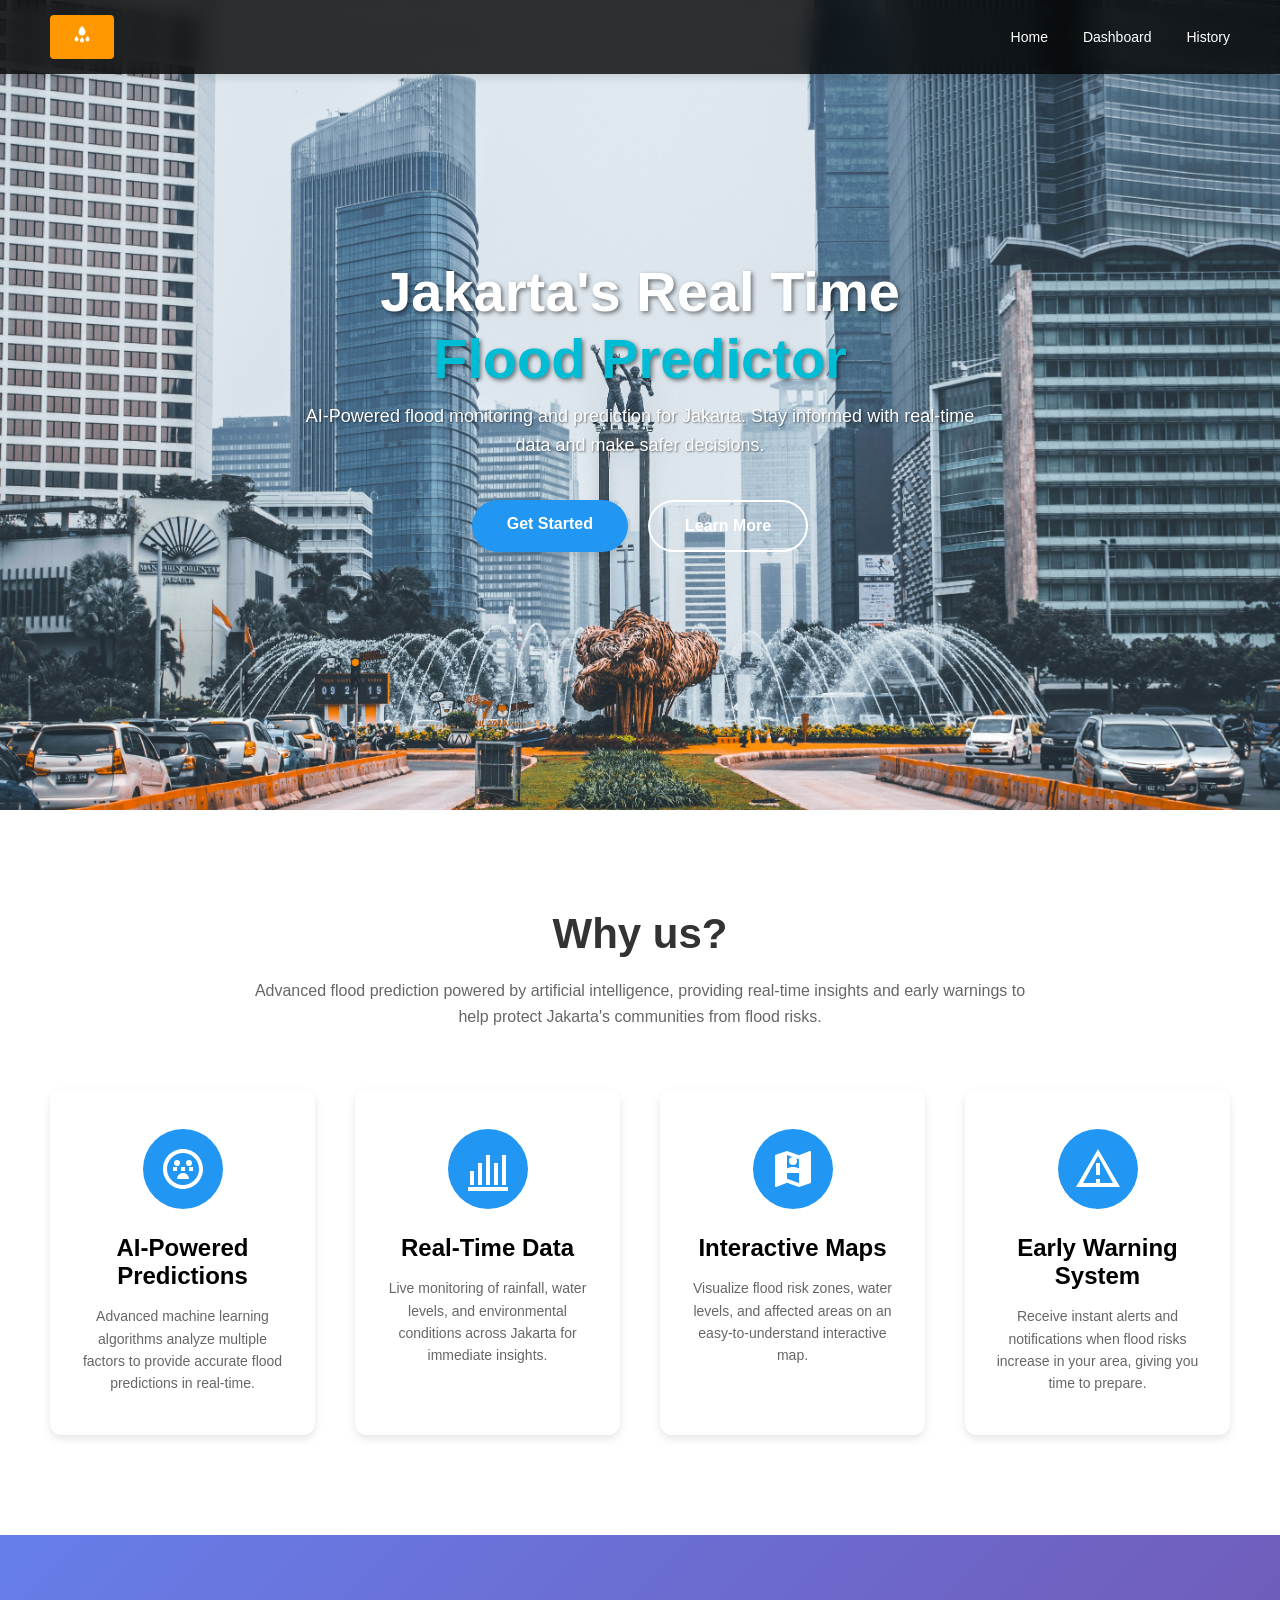
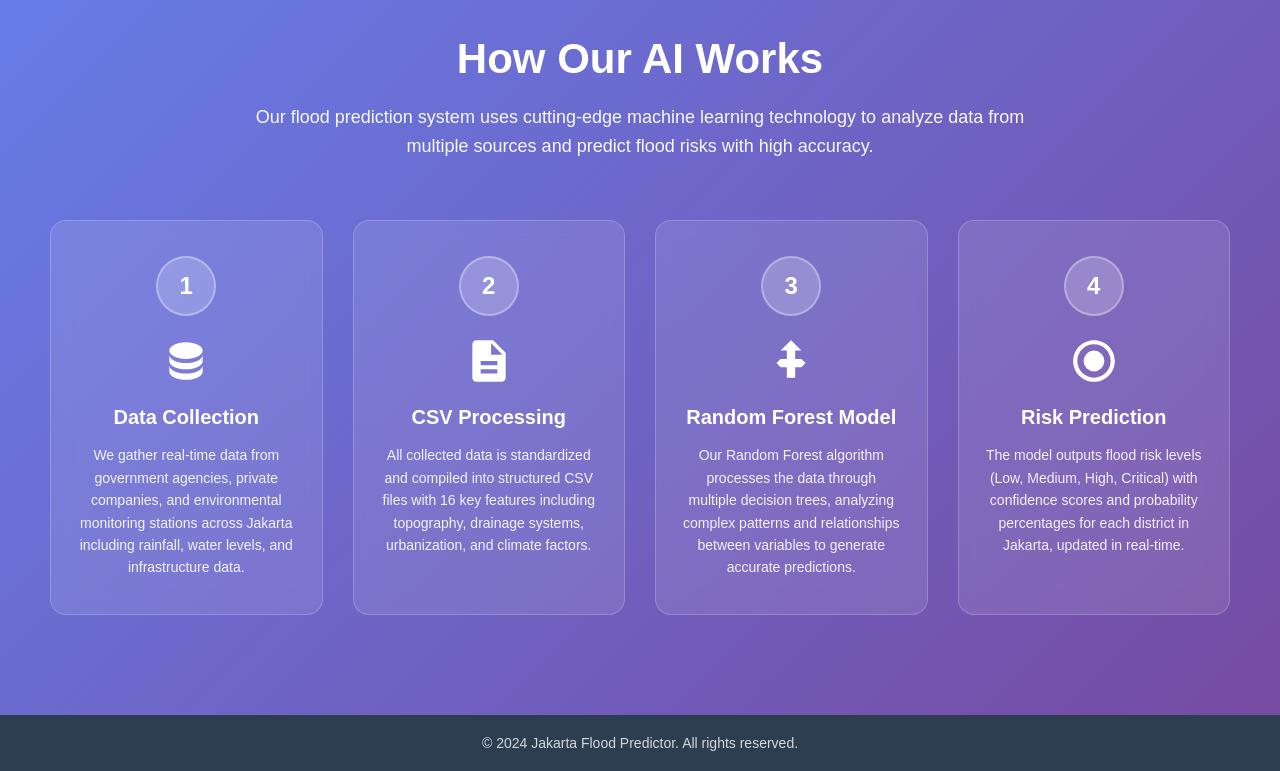
<file: FloodPredictorWebsite (4)/FloodPredictorWebsite/landing/index.html>
<!DOCTYPE html>
<html lang="en">

<head>
    <meta charset="UTF-8">
    <meta name="viewport" content="width=device-width, initial-scale=1.0">
    <title>Jakarta's Real Time Flood Predictor</title>

    <!-- CSS Files -->
    <link rel="stylesheet" href="../components_assets/component.css">
    <link rel="stylesheet" href="landing.css">

    <style>

    </style>
</head>

<body>
    <!-- Navbar -->
    <nav class="navbar">
        <a href="../landing/index.html" class="navbar-logo">
            <svg width="24" height="24" viewBox="0 0 24 24" fill="none" xmlns="http://www.w3.org/2000/svg">
                <path
                    d="M12 3C12 3 8.5 6 8.5 9C8.5 10.933 10.067 12.5 12 12.5C13.933 12.5 15.5 10.933 15.5 9C15.5 6 12 3 12 3Z"
                    fill="currentColor" />
                <path
                    d="M17.5 13C17.5 13 15.5 15 15.5 16.5C15.5 17.605 16.395 18.5 17.5 18.5C18.605 18.5 19.5 17.605 19.5 16.5C19.5 15 17.5 13 17.5 13Z"
                    fill="currentColor" />
                <path
                    d="M6.5 13C6.5 13 4.5 15 4.5 16.5C4.5 17.605 5.395 18.5 6.5 18.5C7.605 18.5 8.5 17.605 8.5 16.5C8.5 15 6.5 13 6.5 13Z"
                    fill="currentColor" />
                <path
                    d="M12 14C12 14 10 16 10 17.5C10 18.605 10.895 19.5 12 19.5C13.105 19.5 14 18.605 14 17.5C14 16 12 14 12 14Z"
                    fill="currentColor" />
            </svg>
        </a>
        <button class="navbar-toggle" aria-label="Toggle navigation">
            <svg width="24" height="24" viewBox="0 0 24 24" fill="none" xmlns="http://www.w3.org/2000/svg">
                <path d="M3 6H21M3 12H21M3 18H21" stroke="currentColor" stroke-width="2" stroke-linecap="round" />
            </svg>
        </button>
        <ul class="navbar-nav">
            <li><a href="../landing/index.html">Home</a></li>
            <li><a href="../dashboard/dashboard.html">Dashboard</a></li>
            <li><a href="../history/history.html">History</a></li>
        </ul>
    </nav>

    <!-- Hero Section -->
    <section class="hero" id="home">
        <h1>Jakarta's Real Time<br><span class="highlight">Flood Predictor</span></h1>
        <p>AI-Powered flood monitoring and prediction for Jakarta. Stay informed with real-time data and make safer
            decisions.</p>
        <div class="cta-buttons">
            <a href="../dashboard/dashboard.html" class="btn btn-primary">Get Started</a>
            <a href="#about" class="btn btn-secondary">Learn More</a>
        </div>
    </section>

    <!-- Why Us Section -->
    <section class="why-us" id="about">
        <h2 class="fade-in">Why us?</h2>
        <p class="why-us-subtitle fade-in">Advanced flood prediction powered by artificial intelligence, providing
            real-time insights and early warnings to help protect Jakarta's communities from flood risks.</p>

        <div class="features-grid">
            <div class="feature-card fade-in">
                <div class="feature-icon">
                    <!-- AI Brain Icon -->
                    <svg viewBox="0 0 24 24" xmlns="http://www.w3.org/2000/svg">
                        <path
                            d="M12 2C6.48 2 2 6.48 2 12s4.48 10 10 10 10-4.48 10-10S17.52 2 12 2zm0 18c-4.41 0-8-3.59-8-8s3.59-8 8-8 8 3.59 8 8-3.59 8-8 8zm-5-9h2v2H7v-2zm4 0h2v2h-2v-2zm4 0h2v2h-2v-2z" />
                        <circle cx="9" cy="9" r="1.5" />
                        <circle cx="15" cy="9" r="1.5" />
                        <path d="M12 14c-1.66 0-3 1.34-3 3h6c0-1.66-1.34-3-3-3z" />
                    </svg>
                </div>
                <h3>AI-Powered Predictions</h3>
                <p>Advanced machine learning algorithms analyze multiple factors to provide accurate flood predictions
                    in real-time.</p>
            </div>

            <div class="feature-card fade-in">
                <div class="feature-icon">
                    <!-- Chart Icon -->
                    <svg viewBox="0 0 24 24" xmlns="http://www.w3.org/2000/svg">
                        <path d="M3 13h2v7H3v-7zm4-4h2v11H7V9zm4-4h2v15h-2V5zm4 4h2v11h-2V9zm4-4h2v15h-2V5z" />
                        <path d="M2 21h20v2H2z" />
                    </svg>
                </div>
                <h3>Real-Time Data</h3>
                <p>Live monitoring of rainfall, water levels, and environmental conditions across Jakarta for immediate
                    insights.</p>
            </div>

            <div class="feature-card fade-in">
                <div class="feature-icon">
                    <!-- Map Icon -->
                    <svg viewBox="0 0 24 24" xmlns="http://www.w3.org/2000/svg">
                        <path
                            d="M20.5 3l-.16.03L15 5.1 9 3 3.36 4.9c-.21.07-.36.25-.36.48V20.5c0 .28.22.5.5.5l.16-.03L9 18.9l6 2.1 5.64-1.9c.21-.07.36-.25.36-.48V3.5c0-.28-.22-.5-.5-.5zM15 19l-6-2.11V5l6 2.11V19z" />
                        <circle cx="12" cy="8" r="2" />
                        <path d="M12 11c-1.33 0-4 .67-4 2v1h8v-1c0-1.33-2.67-2-4-2z" />
                    </svg>
                </div>
                <h3>Interactive Maps</h3>
                <p>Visualize flood risk zones, water levels, and affected areas on an easy-to-understand interactive
                    map.</p>
            </div>

            <div class="feature-card fade-in">
                <div class="feature-icon">
                    <!-- Alert Icon -->
                    <svg viewBox="0 0 24 24" xmlns="http://www.w3.org/2000/svg">
                        <path d="M13 9h-2v6h2V9zm0 8h-2v2h2v-2z" />
                        <path d="M12 2L1 21h22L12 2zm0 3.5L19.5 19h-15L12 5.5z" />
                    </svg>
                </div>
                <h3>Early Warning System</h3>
                <p>Receive instant alerts and notifications when flood risks increase in your area, giving you time to
                    prepare.</p>
            </div>
        </div>
    </section>

    <!-- How Our AI Works Section -->
    <section class="ai-process fade-in" id="how-it-works">
        <h2>How Our AI Works</h2>
        <p class="ai-process-subtitle">Our flood prediction system uses cutting-edge machine learning technology to
            analyze data from multiple sources and predict flood risks with high accuracy.</p>

        <div class="process-flow">
            <div class="process-step fade-in">
                <div class="step-number">1</div>
                <div class="process-icon">
                    <!-- Database Icon -->
                    <svg viewBox="0 0 24 24" xmlns="http://www.w3.org/2000/svg">
                        <path
                            d="M12 3C7.58 3 4 4.79 4 7s3.58 4 8 4 8-1.79 8-4-3.58-4-8-4zm8 6c0 2.21-3.58 4-8 4s-8-1.79-8-4v3c0 2.21 3.58 4 8 4s8-1.79 8-4V9zm0 5c0 2.21-3.58 4-8 4s-8-1.79-8-4v3c0 2.21 3.58 4 8 4s8-1.79 8-4v-3z" />
                    </svg>
                </div>
                <h3>Data Collection</h3>
                <p>We gather real-time data from government agencies, private companies, and environmental monitoring
                    stations across Jakarta including rainfall, water levels, and infrastructure data.</p>
            </div>

            <div class="process-step fade-in">
                <div class="step-number">2</div>
                <div class="process-icon">
                    <!-- File Icon -->
                    <svg viewBox="0 0 24 24" xmlns="http://www.w3.org/2000/svg">
                        <path
                            d="M14 2H6c-1.1 0-1.99.9-1.99 2L4 20c0 1.1.89 2 1.99 2H18c1.1 0 2-.9 2-2V8l-6-6zm2 16H8v-2h8v2zm0-4H8v-2h8v2zm-3-5V3.5L18.5 9H13z" />
                    </svg>
                </div>
                <h3>CSV Processing</h3>
                <p>All collected data is standardized and compiled into structured CSV files with 16 key features
                    including topography, drainage systems, urbanization, and climate factors.</p>
            </div>

            <div class="process-step fade-in">
                <div class="step-number">3</div>
                <div class="process-icon">
                    <!-- Tree Icon (Random Forest) -->
                    <svg viewBox="0 0 24 24" xmlns="http://www.w3.org/2000/svg">
                        <path d="M12 2L7 7h3v4H7l-2 2 2 2h3v5h4v-5h3l2-2-2-2h-3V7h3z" />
                        <circle cx="12" cy="8" r="1.5" />
                        <circle cx="8" cy="13" r="1.5" />
                        <circle cx="16" cy="13" r="1.5" />
                    </svg>
                </div>
                <h3>Random Forest Model</h3>
                <p>Our Random Forest algorithm processes the data through multiple decision trees, analyzing complex
                    patterns and relationships between variables to generate accurate predictions.</p>
            </div>

            <div class="process-step fade-in">
                <div class="step-number">4</div>
                <div class="process-icon">
                    <!-- Target Icon -->
                    <svg viewBox="0 0 24 24" xmlns="http://www.w3.org/2000/svg">
                        <path
                            d="M12 2C6.48 2 2 6.48 2 12s4.48 10 10 10 10-4.48 10-10S17.52 2 12 2zm0 18c-4.41 0-8-3.59-8-8s3.59-8 8-8 8 3.59 8 8-3.59 8-8 8z" />
                        <circle cx="12" cy="12" r="5" />
                        <circle cx="12" cy="12" r="2.5" />
                    </svg>
                </div>
                <h3>Risk Prediction</h3>
                <p>The model outputs flood risk levels (Low, Medium, High, Critical) with confidence scores and
                    probability percentages for each district in Jakarta, updated in real-time.</p>
            </div>
        </div>
    </section>

    <!-- Footer -->
    <footer class="footer">
        <div class="footer-content">
            <div class="footer-copyright">
                © 2024 Jakarta Flood Predictor. All rights reserved.
            </div>
        </div>
    </footer>

    <!-- JavaScript -->
    <script src="landing.js"></script>
</body>

</html>
</file>
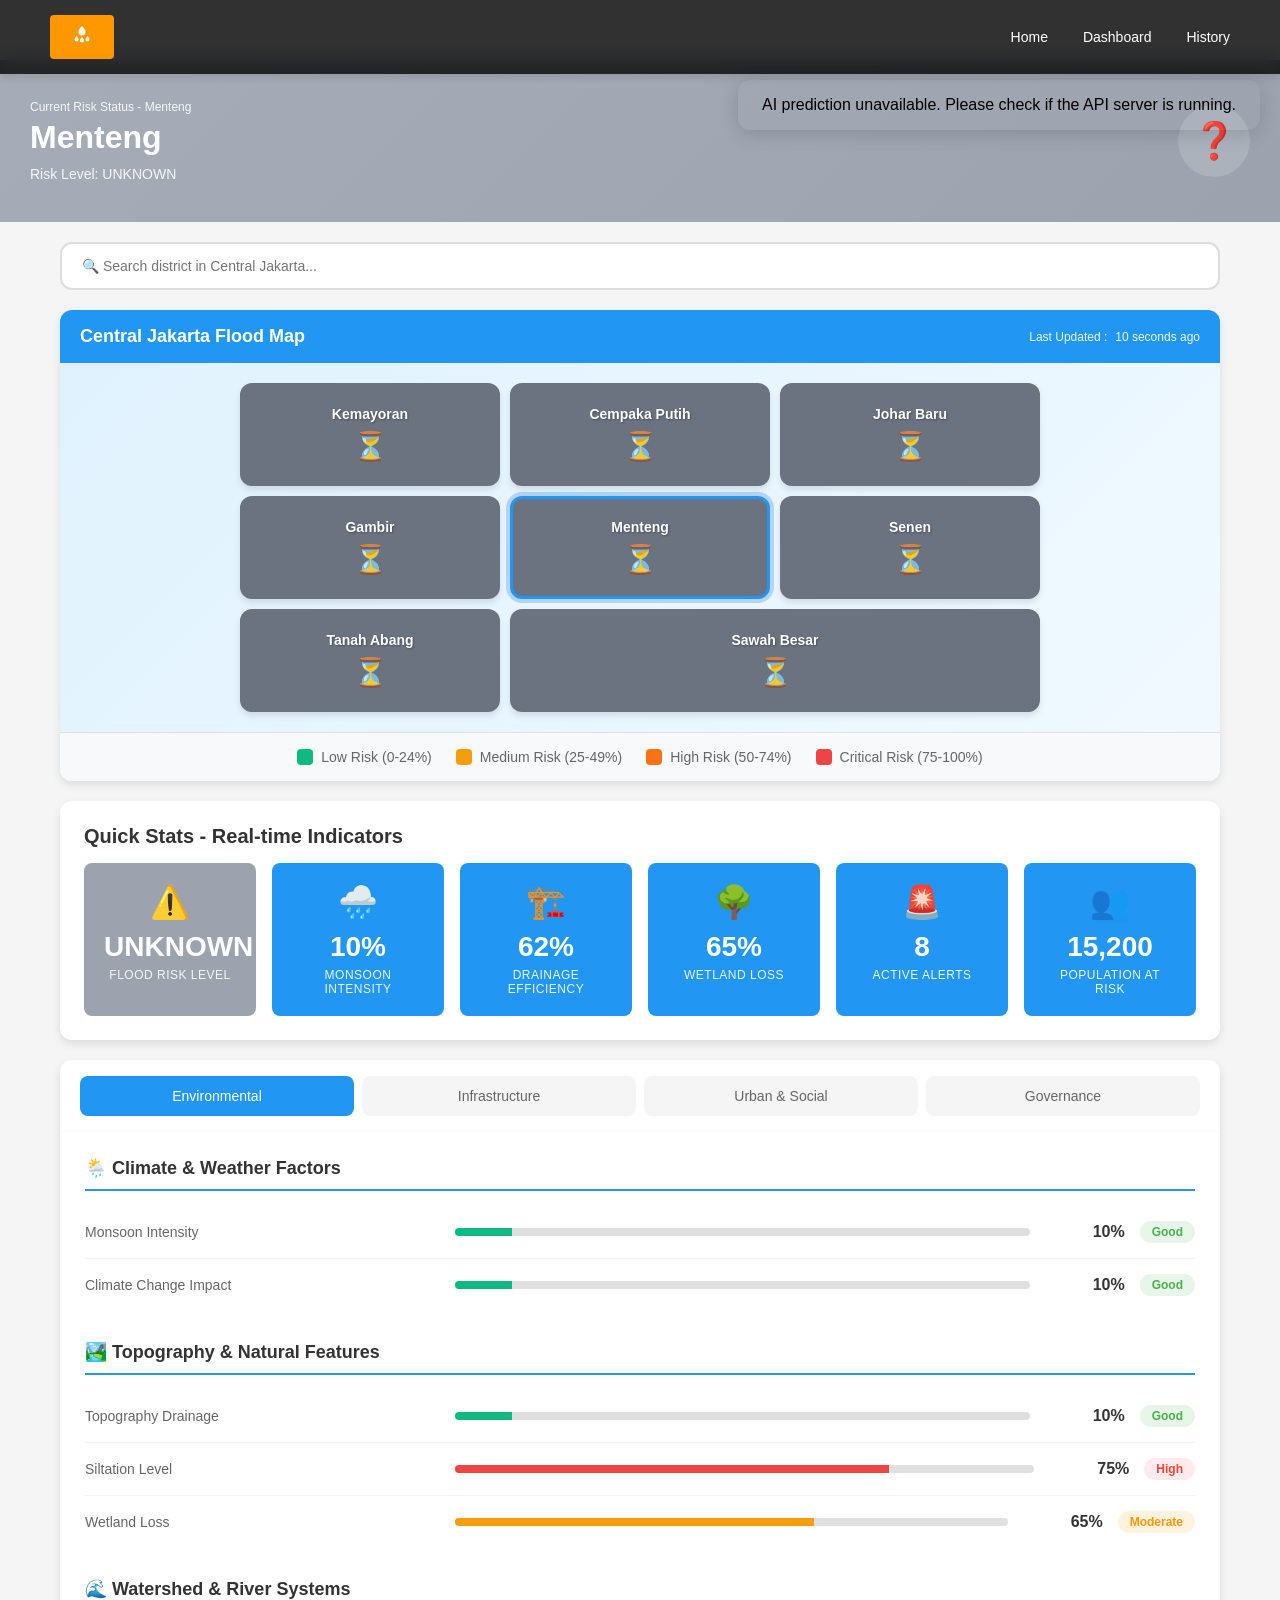
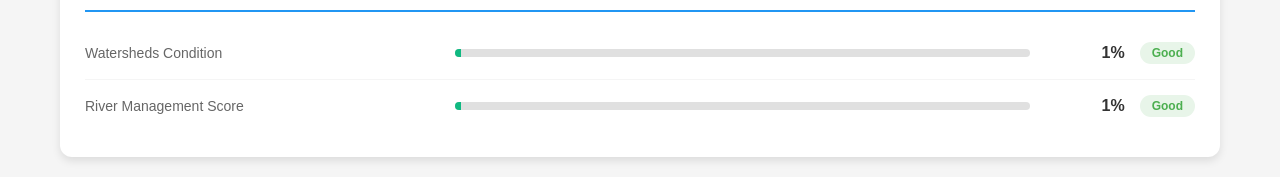
<file: FloodPredictorWebsite (4)/FloodPredictorWebsite/dashboard/dashboard.html>
<!DOCTYPE html>
<html lang="en">

<head>
    <meta charset="UTF-8">
    <meta name="viewport" content="width=device-width, initial-scale=1.0">
    <title>Jakarta Flood Prediction Dashboard</title>

    <!-- CSS Files -->
    <link rel="stylesheet" href="../components_assets/component.css">
    <link rel="stylesheet" href="dashboard.css">

    <style>
        /* Base Reset */
        * {
            margin: 0;
            padding: 0;
            box-sizing: border-box;
        }

        body {
            font-family: var(--font-primary);
            background-color: var(--gray-100);
        }
    </style>
</head>

<body>
    <!-- Navbar -->
    <nav class="navbar">
        <a href="../landing/index.html" class="navbar-logo">
            <svg width="24" height="24" viewBox="0 0 24 24" fill="none" xmlns="http://www.w3.org/2000/svg">
                <path
                    d="M12 3C12 3 8.5 6 8.5 9C8.5 10.933 10.067 12.5 12 12.5C13.933 12.5 15.5 10.933 15.5 9C15.5 6 12 3 12 3Z"
                    fill="currentColor" />
                <path
                    d="M17.5 13C17.5 13 15.5 15 15.5 16.5C15.5 17.605 16.395 18.5 17.5 18.5C18.605 18.5 19.5 17.605 19.5 16.5C19.5 15 17.5 13 17.5 13Z"
                    fill="currentColor" />
                <path
                    d="M6.5 13C6.5 13 4.5 15 4.5 16.5C4.5 17.605 5.395 18.5 6.5 18.5C7.605 18.5 8.5 17.605 8.5 16.5C8.5 15 6.5 13 6.5 13Z"
                    fill="currentColor" />
                <path
                    d="M12 14C12 14 10 16 10 17.5C10 18.605 10.895 19.5 12 19.5C13.105 19.5 14 18.605 14 17.5C14 16 12 14 12 14Z"
                    fill="currentColor" />
            </svg>
        </a>
        <button class="navbar-toggle" aria-label="Toggle navigation">
            <svg width="24" height="24" viewBox="0 0 24 24" fill="none" xmlns="http://www.w3.org/2000/svg">
                <path d="M3 6H21M3 12H21M3 18H21" stroke="currentColor" stroke-width="2" stroke-linecap="round" />
            </svg>
        </button>
        <ul class="navbar-nav">
            <li><a href="../landing/index.html">Home</a></li>
            <li><a href="../dashboard/dashboard.html">Dashboard</a></li>
            <li><a href="../history/history.html">History</a></li>
        </ul>
    </nav>

    <!-- Hero Section -->
    <div class="hero" id="dashboard-hero" style="margin-top: 60px;">
        <div>
            <p style="font-size: var(--font-xs); margin-bottom: 5px;">Current Risk Status - Central Jakarta</p>
            <h1 id="hero-title">Select A District</h1>
            <p id="hero-description">Please click on the map or search for your district</p>
        </div>
        <div class="status-icon" id="hero-status-icon">😊</div>
    </div>

    <!-- Main Container -->
    <div class="container">
        <!-- Search Bar -->
        <div class="search-container">
            <input type="text" class="search-bar" placeholder="🔍 Search district in Central Jakarta...">
        </div>

        <!-- Map Section -->
        <div class="map-section">
            <div class="map-header">
                <h2>Central Jakarta Flood Map</h2>
                <div class="last-updated">Last Updated : <span id="lastUpdate">10 seconds ago</span></div>
            </div>

            <!-- Interactive District Map -->
            <div class="district-map-container">
                <div class="district-grid">
                    <!-- Row 1 -->
                    <div class="district-cell" data-district="Kemayoran" id="map-kemayoran">
                        <div class="district-name">Kemayoran</div>
                        <div class="district-emoji">⏳</div>
                    </div>
                    <div class="district-cell" data-district="Cempaka Putih" id="map-cempaka-putih">
                        <div class="district-name">Cempaka Putih</div>
                        <div class="district-emoji">⏳</div>
                    </div>
                    <div class="district-cell" data-district="Johar Baru" id="map-johar-baru">
                        <div class="district-name">Johar Baru</div>
                        <div class="district-emoji">⏳</div>
                    </div>

                    <!-- Row 2 -->
                    <div class="district-cell" data-district="Gambir" id="map-gambir">
                        <div class="district-name">Gambir</div>
                        <div class="district-emoji">⏳</div>
                    </div>
                    <div class="district-cell" data-district="Menteng" id="map-menteng">
                        <div class="district-name">Menteng</div>
                        <div class="district-emoji">⏳</div>
                    </div>
                    <div class="district-cell" data-district="Senen" id="map-senen">
                        <div class="district-name">Senen</div>
                        <div class="district-emoji">⏳</div>
                    </div>

                    <!-- Row 3 -->
                    <div class="district-cell" data-district="Tanah Abang" id="map-tanah-abang">
                        <div class="district-name">Tanah Abang</div>
                        <div class="district-emoji">⏳</div>
                    </div>
                    <div class="district-cell district-wide" data-district="Sawah Besar" id="map-sawah-besar">
                        <div class="district-name">Sawah Besar</div>
                        <div class="district-emoji">⏳</div>
                    </div>
                </div>
            </div>

            <!-- Map Legend -->
            <div class="map-legend">
                <div class="legend-item">
                    <span class="legend-color" style="background: #10b981;"></span>
                    <span>Low Risk (0-24%)</span>
                </div>
                <div class="legend-item">
                    <span class="legend-color" style="background: #f59e0b;"></span>
                    <span>Medium Risk (25-49%)</span>
                </div>
                <div class="legend-item">
                    <span class="legend-color" style="background: #f97316;"></span>
                    <span>High Risk (50-74%)</span>
                </div>
                <div class="legend-item">
                    <span class="legend-color" style="background: #ef4444;"></span>
                    <span>Critical Risk (75-100%)</span>
                </div>
            </div>
        </div>

        <!-- Quick Stats Section -->
        <div class="quick-stats">
            <h2 style="font-size: var(--font-xl); margin-bottom: 10px; color: var(--gray-900);">Quick Stats - Real-time
                Indicators</h2>
            <div class="stats-grid">
                <div class="stat-card risk-medium">
                    <div class="stat-icon">⚠️</div>
                    <div class="stat-value">MEDIUM</div>
                    <div class="stat-label">Flood Risk Level</div>
                </div>

                <div class="stat-card">
                    <div class="stat-icon">🌧️</div>
                    <div class="stat-value">72%</div>
                    <div class="stat-label">Monsoon Intensity</div>
                </div>

                <div class="stat-card">
                    <div class="stat-icon">🏗️</div>
                    <div class="stat-value">52%</div>
                    <div class="stat-label">Drainage Efficiency</div>
                </div>

                <div class="stat-card">
                    <div class="stat-icon">🌳</div>
                    <div class="stat-value">65%</div>
                    <div class="stat-label">Wetland Loss</div>
                </div>

                <div class="stat-card">
                    <div class="stat-icon">🚨</div>
                    <div class="stat-value">12</div>
                    <div class="stat-label">Active Alerts</div>
                </div>

                <div class="stat-card">
                    <div class="stat-icon">👥</div>
                    <div class="stat-value">45,000</div>
                    <div class="stat-label">Population at Risk</div>
                </div>
            </div>
        </div>

        <!-- Tabs -->
        <div class="tabs">
            <button class="tab active" onclick="switchTab('environmental')">Environmental</button>
            <button class="tab" onclick="switchTab('infrastructure')">Infrastructure</button>
            <button class="tab" onclick="switchTab('urban')">Urban & Social</button>
            <button class="tab" onclick="switchTab('governance')">Governance</button>
        </div>

        <!-- Details Section -->
        <div class="details-section">
            <!-- Environmental Tab -->
            <div id="environmental" class="tab-content active">
                <div class="detail-category">
                    <h3 class="category-title">🌦️ Climate & Weather Factors</h3>

                    <div class="detail-item">
                        <div class="detail-label">Monsoon Intensity</div>
                        <div class="detail-value">
                            <div class="progress-bar">
                                <div class="progress-fill danger" style="width: 72%;"></div>
                            </div>
                            <span class="value-text">72%</span>
                            <span class="badge badge-danger">High</span>
                        </div>
                    </div>

                    <div class="detail-item">
                        <div class="detail-label">Climate Change Impact</div>
                        <div class="detail-value">
                            <div class="progress-bar">
                                <div class="progress-fill warning" style="width: 68%;"></div>
                            </div>
                            <span class="value-text">68%</span>
                            <span class="badge badge-warning">Elevated</span>
                        </div>
                    </div>
                </div>

                <div class="detail-category">
                    <h3 class="category-title">🏞️ Topography & Natural Features</h3>

                    <div class="detail-item">
                        <div class="detail-label">Topography Drainage</div>
                        <div class="detail-value">
                            <div class="progress-bar">
                                <div class="progress-fill warning" style="width: 45%;"></div>
                            </div>
                            <span class="value-text">45%</span>
                            <span class="badge badge-warning">Poor</span>
                        </div>
                    </div>

                    <div class="detail-item">
                        <div class="detail-label">Siltation Level</div>
                        <div class="detail-value">
                            <div class="progress-bar">
                                <div class="progress-fill danger" style="width: 78%;"></div>
                            </div>
                            <span class="value-text">78%</span>
                            <span class="badge badge-danger">Critical</span>
                        </div>
                    </div>

                    <div class="detail-item">
                        <div class="detail-label">Wetland Loss</div>
                        <div class="detail-value">
                            <div class="progress-bar">
                                <div class="progress-fill danger" style="width: 65%;"></div>
                            </div>
                            <span class="value-text">65%</span>
                            <span class="badge badge-danger">High</span>
                        </div>
                    </div>
                </div>

                <div class="detail-category">
                    <h3 class="category-title">🌊 Watershed & River Systems</h3>

                    <div class="detail-item">
                        <div class="detail-label">Watersheds Condition</div>
                        <div class="detail-value">
                            <div class="progress-bar">
                                <div class="progress-fill warning" style="width: 52%;"></div>
                            </div>
                            <span class="value-text">52%</span>
                            <span class="badge badge-warning">Moderate</span>
                        </div>
                    </div>

                    <div class="detail-item">
                        <div class="detail-label">River Management Score</div>
                        <div class="detail-value">
                            <div class="progress-bar">
                                <div class="progress-fill warning" style="width: 48%;"></div>
                            </div>
                            <span class="value-text">48%</span>
                            <span class="badge badge-warning">Needs Improvement</span>
                        </div>
                    </div>
                </div>
            </div>

            <!-- Infrastructure Tab -->
            <div id="infrastructure" class="tab-content">
                <div class="detail-category">
                    <h3 class="category-title">🏗️ Critical Infrastructure</h3>

                    <div class="detail-item">
                        <div class="detail-label">Drainage System Efficiency</div>
                        <div class="detail-value">
                            <div class="progress-bar">
                                <div class="progress-fill warning" style="width: 52%;"></div>
                            </div>
                            <span class="value-text">52%</span>
                            <span class="badge badge-warning">Inadequate</span>
                        </div>
                    </div>

                    <div class="detail-item">
                        <div class="detail-label">Dams Quality</div>
                        <div class="detail-value">
                            <div class="progress-bar">
                                <div class="progress-fill good" style="width: 72%;"></div>
                            </div>
                            <span class="value-text">72%</span>
                            <span class="badge badge-good">Good</span>
                        </div>
                    </div>

                    <div class="detail-item">
                        <div class="detail-label">Deteriorating Infrastructure</div>
                        <div class="detail-value">
                            <div class="progress-bar">
                                <div class="progress-fill danger" style="width: 68%;"></div>
                            </div>
                            <span class="value-text">68%</span>
                            <span class="badge badge-danger">Concerning</span>
                        </div>
                    </div>
                </div>
            </div>

            <!-- Urban & Social Tab -->
            <div id="urban" class="tab-content">
                <div class="detail-category">
                    <h3 class="category-title">🏙️ Urban Development</h3>

                    <div class="detail-item">
                        <div class="detail-label">Urbanization Rate</div>
                        <div class="detail-value">
                            <div class="progress-bar">
                                <div class="progress-fill danger" style="width: 88%;"></div>
                            </div>
                            <span class="value-text">88%</span>
                            <span class="badge badge-danger">Very High</span>
                        </div>
                    </div>

                    <div class="detail-item">
                        <div class="detail-label">Encroachments</div>
                        <div class="detail-value">
                            <div class="progress-bar">
                                <div class="progress-fill danger" style="width: 75%;"></div>
                            </div>
                            <span class="value-text">75%</span>
                            <span class="badge badge-danger">Critical</span>
                        </div>
                    </div>
                </div>

                <div class="detail-category">
                    <h3 class="category-title">👥 Population & Density</h3>

                    <div class="detail-item">
                        <div class="detail-label">Population Score</div>
                        <div class="detail-value">
                            <div class="progress-bar">
                                <div class="progress-fill danger" style="width: 82%;"></div>
                            </div>
                            <span class="value-text">82%</span>
                            <span class="badge badge-danger">High Density</span>
                        </div>
                    </div>
                </div>
            </div>

            <!-- Governance Tab -->
            <div id="governance" class="tab-content">
                <div class="detail-category">
                    <h3 class="category-title">📊 Planning & Policy</h3>

                    <div class="detail-item">
                        <div class="detail-label">Inadequate Planning</div>
                        <div class="detail-value">
                            <div class="progress-bar">
                                <div class="progress-fill danger" style="width: 62%;"></div>
                            </div>
                            <span class="value-text">62%</span>
                            <span class="badge badge-danger">Poor</span>
                        </div>
                    </div>

                    <div class="detail-item">
                        <div class="detail-label">Political Factors Impact</div>
                        <div class="detail-value">
                            <div class="progress-bar">
                                <div class="progress-fill warning" style="width: 58%;"></div>
                            </div>
                            <span class="value-text">58%</span>
                            <span class="badge badge-warning">Moderate</span>
                        </div>
                    </div>
                </div>
            </div>
        </div>
    </div>

    <!-- JavaScript -->
    <script src="dashboard.js"></script>
</body>

</html>
</file>
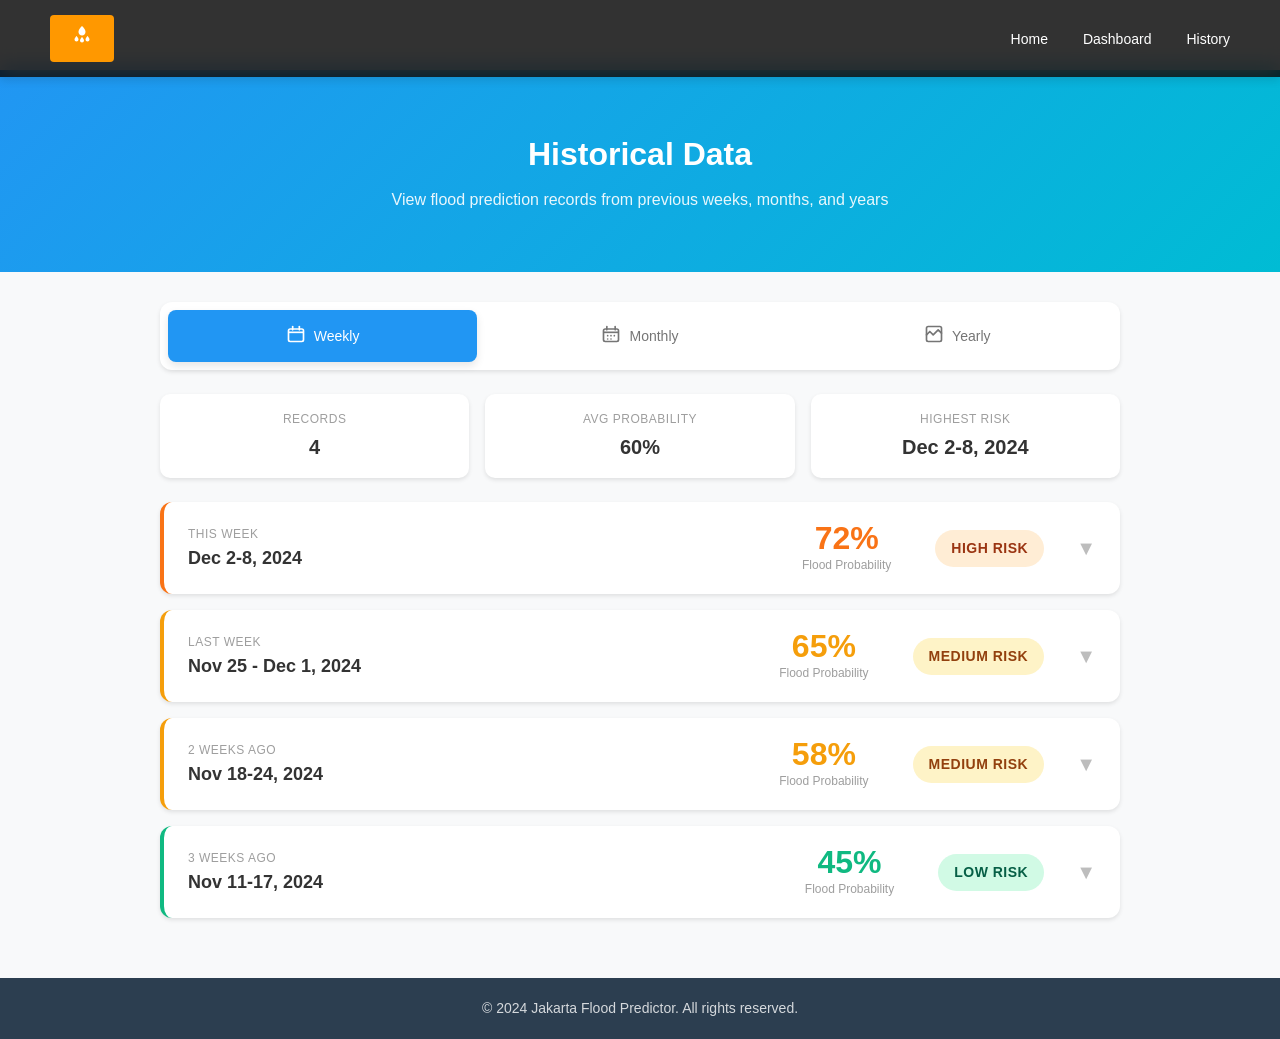
<file: FloodPredictorWebsite (4)/FloodPredictorWebsite/history/history.html>
<!DOCTYPE html>
<html lang="en">

<head>
    <meta charset="UTF-8">
    <meta name="viewport" content="width=device-width, initial-scale=1.0">
    <title>Historical Data - Jakarta Flood Predictor</title>
    <link rel="stylesheet" href="../components_assets/component.css">
    <link rel="stylesheet" href="history.css">
</head>

<body>
    <nav class="navbar">
        <a href="../landing/index.html" class="navbar-logo">
            <svg width="24" height="24" viewBox="0 0 24 24" fill="none" xmlns="http://www.w3.org/2000/svg">
                <path
                    d="M12 3C12 3 8.5 6 8.5 9C8.5 10.933 10.067 12.5 12 12.5C13.933 12.5 15.5 10.933 15.5 9C15.5 6 12 3 12 3Z"
                    fill="currentColor" />
                <path
                    d="M17.5 13C17.5 13 15.5 15 15.5 16.5C15.5 17.605 16.395 18.5 17.5 18.5C18.605 18.5 19.5 17.605 19.5 16.5C19.5 15 17.5 13 17.5 13Z"
                    fill="currentColor" />
                <path
                    d="M6.5 13C6.5 13 4.5 15 4.5 16.5C4.5 17.605 5.395 18.5 6.5 18.5C7.605 18.5 8.5 17.605 8.5 16.5C8.5 15 6.5 13 6.5 13Z"
                    fill="currentColor" />
                <path
                    d="M12 14C12 14 10 16 10 17.5C10 18.605 10.895 19.5 12 19.5C13.105 19.5 14 18.605 14 17.5C14 16 12 14 12 14Z"
                    fill="currentColor" />
            </svg>
        </a>
        <button class="navbar-toggle" aria-label="Toggle navigation">
            <svg width="24" height="24" viewBox="0 0 24 24" fill="none" xmlns="http://www.w3.org/2000/svg">
                <path d="M3 6H21M3 12H21M3 18H21" stroke="currentColor" stroke-width="2" stroke-linecap="round" />
            </svg>
        </button>
        <ul class="navbar-nav">
            <li><a href="../landing/index.html">Home</a></li>
            <li><a href="../dashboard/dashboard.html">Dashboard</a></li>
            <li><a href="history.html">History</a></li>
        </ul>
    </nav>
    <main class="history-page">
        <!-- Page Header -->
        <header class="page-header">
            <div class="header-content">
                <h1>Historical Data</h1>
                <p>View flood prediction records from previous weeks, months, and years</p>
            </div>
        </header>
        <!-- Time Period Tabs -->
        <section class="history-container">
            <div class="tab-navigation">
                <button class="tab-btn active" data-tab="weekly">
                    <span class="tab-icon">
                        <svg width="20" height="20" viewBox="0 0 24 24" fill="none" xmlns="http://www.w3.org/2000/svg">
                            <rect x="3" y="6" width="18" height="15" rx="2" stroke="currentColor" stroke-width="2" />
                            <path d="M3 10H21" stroke="currentColor" stroke-width="2" />
                            <path d="M8 3V7" stroke="currentColor" stroke-width="2" stroke-linecap="round" />
                            <path d="M16 3V7" stroke="currentColor" stroke-width="2" stroke-linecap="round" />
                        </svg>
                    </span>
                    Weekly
                </button>
                <button class="tab-btn" data-tab="monthly">
                    <span class="tab-icon">
                        <svg width="20" height="20" viewBox="0 0 24 24" fill="none" xmlns="http://www.w3.org/2000/svg">
                            <rect x="3" y="6" width="18" height="15" rx="2" stroke="currentColor" stroke-width="2" />
                            <path d="M3 10H21" stroke="currentColor" stroke-width="2" />
                            <path d="M7 3V7" stroke="currentColor" stroke-width="2" stroke-linecap="round" />
                            <path d="M17 3V7" stroke="currentColor" stroke-width="2" stroke-linecap="round" />
                            <circle cx="8" cy="14" r="1" fill="currentColor" />
                            <circle cx="12" cy="14" r="1" fill="currentColor" />
                            <circle cx="16" cy="14" r="1" fill="currentColor" />
                            <circle cx="8" cy="18" r="1" fill="currentColor" />
                            <circle cx="12" cy="18" r="1" fill="currentColor" />
                        </svg>
                    </span>
                    Monthly
                </button>
                <button class="tab-btn" data-tab="yearly">
                    <span class="tab-icon">
                        <svg width="20" height="20" viewBox="0 0 24 24" fill="none" xmlns="http://www.w3.org/2000/svg">
                            <path d="M3 13L7 9L11 13L17 7L21 11" stroke="currentColor" stroke-width="2"
                                stroke-linecap="round" stroke-linejoin="round" />
                            <rect x="3" y="3" width="18" height="18" rx="2" stroke="currentColor" stroke-width="2" />
                        </svg>
                    </span>
                    Yearly
                </button>
            </div>
            <!-- Summary Stats -->
            <div class="summary-bar">
                <div class="summary-item">
                    <span class="summary-label">Records</span>
                    <span class="summary-value" id="record-count">-</span>
                </div>
                <div class="summary-item">
                    <span class="summary-label">Avg Probability</span>
                    <span class="summary-value" id="avg-probability">-</span>
                </div>
                <div class="summary-item">
                    <span class="summary-label">Highest Risk</span>
                    <span class="summary-value" id="highest-risk">-</span>
                </div>
            </div>
            <!-- Tab Content -->
            <div class="tab-content active" id="weekly-content">
                <div class="timeline" id="weekly-timeline"></div>
            </div>
            <div class="tab-content" id="monthly-content">
                <div class="timeline" id="monthly-timeline"></div>
            </div>
            <div class="tab-content" id="yearly-content">
                <div class="timeline" id="yearly-timeline"></div>
            </div>
        </section>
    </main>
    <footer class="footer">
        <div class="footer-content">
            <div class="footer-copyright">
                © 2024 Jakarta Flood Predictor. All rights reserved.
            </div>
        </div>
    </footer>
    <script src="history.js"></script>
</body>

</html>
</file>
<file: FloodPredictorWebsite (4)/FloodPredictorWebsite/components_assets/component.css>
/* ============================================
   JAKARTA FLOOD PREDICTOR - COMPONENTS.CSS
   Reusable components, typography, and colors
   ============================================ */

/* ============================================
   COLOR VARIABLES
   ============================================ */
:root {
    /* Primary Colors */
    --primary-cyan: #00BCD4;
    --primary-blue: #2196F3;
    --primary-orange: #FF9800;
    --primary-purple: #667eea;
    --primary-purple-dark: #764ba2;

    /* Secondary Colors */
    --secondary-green: #4CAF50;
    --secondary-green-light: #8BC34A;
    --secondary-yellow: #FFC107;
    --secondary-orange: #FF9800;
    --secondary-pink: #E91E63;
    --secondary-red: #F44336;

    /* Neutral Colors */
    --white: #ffffff;
    --black: #000000;
    --gray-50: #f8f9fa;
    --gray-100: #f5f5f5;
    --gray-200: #e0e0e0;
    --gray-300: #ddd;
    --gray-400: #bdbdbd;
    --gray-500: #9e9e9e;
    --gray-600: #757575;
    --gray-700: #666666;
    --gray-800: #424242;
    --gray-900: #333333;
    --gray-dark: #2c3e50;

    /* Status Colors */
    --status-good: #4CAF50;
    --status-good-bg: #E8F5E9;
    --status-warning: #FF9800;
    --status-warning-bg: #FFF3E0;
    --status-danger: #F44336;
    --status-danger-bg: #FFEBEE;

    /* Shadow Colors */
    --shadow-sm: 0 2px 4px rgba(0, 0, 0, 0.1);
    --shadow-md: 0 4px 8px rgba(0, 0, 0, 0.1);
    --shadow-lg: 0 8px 16px rgba(0, 0, 0, 0.1);
    --shadow-xl: 0 12px 24px rgba(0, 0, 0, 0.15);
    --shadow-primary: 0 4px 15px rgba(0, 188, 212, 0.4);
}

/* ============================================
   TYPOGRAPHY
   ============================================ */

/* Font Families */
:root {
    --font-primary: -apple-system, BlinkMacSystemFont, 'Segoe UI', Roboto, Oxygen, Ubuntu, Cantarell, 'Helvetica Neue', sans-serif;
    --font-monospace: 'Courier New', Courier, monospace;
}

/* Font Sizes */
:root {
    --font-xs: 12px;
    --font-sm: 14px;
    --font-base: 16px;
    --font-lg: 18px;
    --font-xl: 20px;
    --font-2xl: 24px;
    --font-3xl: 32px;
    --font-4xl: 42px;
    --font-5xl: 48px;
    --font-6xl: 56px;
}

/* Font Weights */
:root {
    --font-light: 300;
    --font-normal: 400;
    --font-medium: 500;
    --font-semibold: 600;
    --font-bold: 700;
    --font-extrabold: 800;
}

/* Line Heights */
:root {
    --line-height-tight: 1.2;
    --line-height-normal: 1.5;
    --line-height-relaxed: 1.6;
    --line-height-loose: 2;
}

/* Typography Classes */
.text-xs {
    font-size: var(--font-xs);
}

.text-sm {
    font-size: var(--font-sm);
}

.text-base {
    font-size: var(--font-base);
}

.text-lg {
    font-size: var(--font-lg);
}

.text-xl {
    font-size: var(--font-xl);
}

.text-2xl {
    font-size: var(--font-2xl);
}

.text-3xl {
    font-size: var(--font-3xl);
}

.text-4xl {
    font-size: var(--font-4xl);
}

.text-5xl {
    font-size: var(--font-5xl);
}

.text-6xl {
    font-size: var(--font-6xl);
}

.font-light {
    font-weight: var(--font-light);
}

.font-normal {
    font-weight: var(--font-normal);
}

.font-medium {
    font-weight: var(--font-medium);
}

.font-semibold {
    font-weight: var(--font-semibold);
}

.font-bold {
    font-weight: var(--font-bold);
}

.font-extrabold {
    font-weight: var(--font-extrabold);
}

/* ============================================
   NAVBAR COMPONENT
   ============================================ */
.navbar {
    position: fixed;
    top: 0;
    left: 0;
    right: 0;
    background-color: rgba(0, 0, 0, 0.8);
    backdrop-filter: blur(10px);
    padding: 15px 50px;
    display: flex;
    justify-content: space-between;
    align-items: center;
    z-index: 1000;
    box-shadow: var(--shadow-md);
    transition: background-color 0.3s ease;
}

.navbar.scrolled {
    background-color: rgba(0, 0, 0, 0.95);
}

.navbar-logo {
    background-color: var(--primary-orange);
    color: var(--white);
    padding: 8px 20px;
    font-weight: var(--font-bold);
    border-radius: 4px;
    font-size: var(--font-base);
    text-decoration: none;
    transition: transform 0.3s ease;
}

.navbar-logo:hover {
    transform: scale(1.05);
}

.navbar-nav {
    display: flex;
    gap: 35px;
    list-style: none;
}

.navbar-nav a {
    text-decoration: none;
    color: var(--white);
    font-size: var(--font-sm);
    transition: color 0.3s ease;
    font-weight: var(--font-medium);
}

.navbar-nav a:hover {
    color: var(--primary-cyan);
}

/* Mobile Menu Toggle */
.navbar-toggle {
    display: none;
    background: none;
    border: none;
    color: var(--white);
    font-size: 24px;
    cursor: pointer;
}

@media (max-width: 768px) {
    .navbar {
        padding: 15px 20px;
    }

    .navbar-toggle {
        display: block;
    }

    .navbar-nav {
        position: fixed;
        top: 60px;
        left: -100%;
        width: 100%;
        height: calc(100vh - 60px);
        background-color: rgba(0, 0, 0, 0.95);
        flex-direction: column;
        padding: 40px 20px;
        gap: 20px;
        transition: left 0.3s ease;
    }

    .navbar-nav.active {
        left: 0;
    }

    .navbar-nav a {
        font-size: var(--font-lg);
        padding: 15px 0;
        border-bottom: 1px solid rgba(255, 255, 255, 0.1);
    }
}

/* ============================================
   BUTTON COMPONENTS
   ============================================ */
.btn {
    padding: 15px 35px;
    font-size: var(--font-base);
    font-weight: var(--font-semibold);
    border: none;
    border-radius: 30px;
    cursor: pointer;
    transition: all 0.3s ease;
    text-decoration: none;
    display: inline-block;
    text-align: center;
    font-family: var(--font-primary);
}

.btn:disabled {
    opacity: 0.6;
    cursor: not-allowed;
}

/* Button Sizes */
.btn-sm {
    padding: 10px 20px;
    font-size: var(--font-sm);
}

.btn-lg {
    padding: 18px 45px;
    font-size: var(--font-lg);
}

/* Button Variants */
.btn-primary {
    background: var(--primary-blue);
    color: var(--white);
    box-shadow: var(--shadow-md);
}

.btn-primary:hover {
    background: #1976D2;
    transform: translateY(-2px);
    box-shadow: var(--shadow-lg);
}

.btn-secondary {
    background: transparent;
    color: var(--white);
    border: 2px solid var(--white);
}

.btn-secondary:hover {
    background: var(--white);
    color: var(--gray-900);
}

.btn-success {
    background: var(--status-good);
    color: var(--white);
}

.btn-success:hover {
    background: #388E3C;
    transform: translateY(-2px);
    box-shadow: var(--shadow-lg);
}

.btn-warning {
    background-color: var(--status-warning);
    color: var(--white);
}

.btn-warning:hover {
    background-color: #f57c00;
    transform: translateY(-2px);
}

.btn-danger {
    background-color: var(--status-danger);
    color: var(--white);
}

.btn-danger:hover {
    background-color: #d32f2f;
    transform: translateY(-2px);
}

.btn-outline {
    background: transparent;
    border: 2px solid var(--primary-blue);
    color: var(--primary-blue);
}

.btn-outline:hover {
    background: var(--primary-blue);
    color: var(--white);
}

/* ============================================
   CARD COMPONENTS
   ============================================ */
.card {
    background: var(--white);
    border-radius: 8px;
    padding: 20px;
    box-shadow: var(--shadow-md);
    transition: all 0.3s ease;
}

.card:hover {
    transform: translateY(-5px);
    box-shadow: var(--shadow-xl);
}

.card-header {
    padding: 15px 20px;
    border-bottom: 1px solid var(--gray-200);
    font-weight: var(--font-semibold);
    color: var(--gray-900);
}

.card-body {
    padding: 20px;
}

.card-footer {
    padding: 15px 20px;
    border-top: 1px solid var(--gray-200);
    background-color: var(--gray-50);
}

/* Feature Card */
.feature-card {
    background: var(--white);
    padding: 40px 30px;
    border-radius: 12px;
    box-shadow: var(--shadow-md);
    transition: all 0.3s ease;
    text-align: center;
}

.feature-card:hover {
    transform: translateY(-10px);
    box-shadow: var(--shadow-xl);
}

.feature-icon {
    width: 80px;
    height: 80px;
    background: var(--primary-blue);
    border-radius: 50%;
    display: flex;
    align-items: center;
    justify-content: center;
    margin: 0 auto 25px;
    font-size: 40px;
}

.feature-card h3 {
    font-size: var(--font-2xl);
    color: black;
    margin-bottom: 15px;
}

.feature-card p {
    color: var(--gray-700);
    line-height: var(--line-height-relaxed);
    font-size: var(--font-sm);
}

/* Stat Card */
.stat-card {
    background: var(--primary-blue);
    padding: 20px;
    border-radius: 8px;
    color: var(--white);
    text-align: center;
    transition: transform 0.2s ease;
}

.stat-card:hover {
    transform: translateY(-5px);
}

.stat-card.risk-low {
    background: #10b981;
}

.stat-card.risk-medium {
    background: #f59e0b;
}

.stat-card.risk-high {
    background: #f97316;
}

.stat-card.risk-critical {
    background: #ef4444;
}

.stat-card.risk-pending {
    background: #6b7280;
}

.stat-card.risk-unknown {
    background: #9ca3af;
}

.stat-icon {
    font-size: 32px;
    margin-bottom: 10px;
}

.stat-value {
    font-size: 28px;
    font-weight: var(--font-bold);
    margin-bottom: 5px;
}

.stat-label {
    font-size: var(--font-xs);
    opacity: 0.9;
    text-transform: uppercase;
    letter-spacing: 0.5px;
}

/* ============================================
   BADGE COMPONENTS
   ============================================ */
.badge {
    padding: 4px 12px;
    border-radius: 12px;
    font-size: var(--font-xs);
    font-weight: var(--font-semibold);
    display: inline-block;
}

.badge-good {
    background-color: var(--status-good-bg);
    color: var(--status-good);
}

.badge-warning {
    background-color: var(--status-warning-bg);
    color: var(--status-warning);
}

.badge-danger {
    background-color: var(--status-danger-bg);
    color: var(--status-danger);
}

.badge-primary {
    background-color: var(--primary-blue);
    color: var(--white);
}

.badge-secondary {
    background-color: var(--gray-500);
    color: var(--white);
}

/* ============================================
   PROGRESS BAR COMPONENTS
   ============================================ */
.progress-bar {
    width: 100%;
    height: 8px;
    background-color: var(--gray-200);
    border-radius: 4px;
    overflow: hidden;
}

.progress-fill {
    height: 100%;
    background: var(--primary-blue);
    transition: width 0.3s ease;
}

.progress-fill.good {
    background: #10b981;
}

.progress-fill.warning {
    background: #f59e0b;
}

.progress-fill.danger {
    background: #ef4444;
}

/* ============================================
   TAB COMPONENTS
   ============================================ */
.tabs {
    display: flex;
    gap: 0;
    background-color: var(--white);
    border-radius: 8px;
    overflow: hidden;
    box-shadow: var(--shadow-md);
}

.tab {
    flex: 1;
    padding: 15px;
    text-align: center;
    background-color: var(--primary-blue);
    color: var(--white);
    cursor: pointer;
    border: none;
    font-size: var(--font-sm);
    font-weight: var(--font-medium);
    transition: background-color 0.3s ease;
    font-family: var(--font-primary);
}

.tab:hover {
    background-color: #1976D2;
}

.tab.active {
    background-color: var(--primary-cyan);
}

.tab-content {
    display: none;
}

.tab-content.active {
    display: block;
}

/* ============================================
   FORM COMPONENTS
   ============================================ */
.form-group {
    margin-bottom: 20px;
}

.form-label {
    display: block;
    margin-bottom: 8px;
    font-weight: var(--font-medium);
    color: var(--gray-900);
    font-size: var(--font-sm);
}

.form-input,
.form-select,
.form-textarea {
    width: 100%;
    padding: 12px 20px;
    border: 1px solid var(--gray-300);
    border-radius: 8px;
    font-size: var(--font-sm);
    font-family: var(--font-primary);
    transition: border-color 0.3s ease;
}

.form-input:focus,
.form-select:focus,
.form-textarea:focus {
    outline: none;
    border-color: var(--primary-blue);
    box-shadow: 0 0 0 3px rgba(33, 150, 243, 0.1);
}

.form-textarea {
    resize: vertical;
    min-height: 100px;
}

.form-input.error,
.form-select.error,
.form-textarea.error {
    border-color: var(--status-danger);
}

.form-error {
    color: var(--status-danger);
    font-size: var(--font-xs);
    margin-top: 5px;
}

/* ============================================
   FOOTER COMPONENT
   ============================================ */
.footer {
    background-color: var(--gray-dark);
    color: var(--white);
    padding: 20px 50px;
}

.footer-copyright {
    width: 100%;
    align-items: center;
    text-align: center;
}

.footer-content {
    max-width: 1200px;
    margin: 0 auto;
    display: flex;
    justify-content: space-between;
    align-items: center;
    flex-wrap: wrap;
    gap: 20px;
}

.footer-links {
    display: flex;
    gap: 25px;
    list-style: none;
}

.footer-links a {
    color: var(--white);
    text-decoration: none;
    font-size: var(--font-sm);
    transition: color 0.3s ease;
}

.footer-links a:hover {
    color: var(--primary-cyan);
}

.footer-copyright {
    font-size: var(--font-sm);
    opacity: 0.8;
}

@media (max-width: 768px) {
    .footer {
        padding: 40px 20px;
    }

    .footer-content {
        flex-direction: column;
        text-align: center;
    }

    .footer-links {
        flex-direction: column;
        gap: 15px;
    }
}

/* ============================================
   ICON COMPONENTS
   ============================================ */
.icon {
    display: inline-flex;
    align-items: center;
    justify-content: center;
}

.icon-sm {
    width: 24px;
    height: 24px;
    font-size: 16px;
}

.icon-md {
    width: 40px;
    height: 40px;
    font-size: 24px;
}

.icon-lg {
    width: 60px;
    height: 60px;
    font-size: 32px;
}

.icon-circle {
    border-radius: 50%;
}

.icon-primary {
    background-color: var(--primary-blue);
    color: var(--white);
}

.icon-success {
    background-color: var(--status-good);
    color: var(--white);
}

.icon-warning {
    background-color: var(--status-warning);
    color: var(--white);
}

.icon-danger {
    background-color: var(--status-danger);
    color: var(--white);
}

/* ============================================
   UTILITY CLASSES
   ============================================ */
.m-0 {
    margin: 0;
}

.m-1 {
    margin: 8px;
}

.m-2 {
    margin: 16px;
}

.m-3 {
    margin: 24px;
}

.m-4 {
    margin: 32px;
}

.m-5 {
    margin: 40px;
}

.p-0 {
    padding: 0;
}

.p-1 {
    padding: 8px;
}

.p-2 {
    padding: 16px;
}

.p-3 {
    padding: 24px;
}

.p-4 {
    padding: 32px;
}

.p-5 {
    padding: 40px;
}

.text-left {
    text-align: left;
}

.text-center {
    text-align: center;
}

.text-right {
    text-align: right;
}

.d-block {
    display: block;
}

.d-inline {
    display: inline;
}

.d-inline-block {
    display: inline-block;
}

.d-flex {
    display: flex;
}

.d-none {
    display: none;
}

.flex-center {
    display: flex;
    justify-content: center;
    align-items: center;
}

.flex-between {
    display: flex;
    justify-content: space-between;
    align-items: center;
}

.flex-column {
    flex-direction: column;
}

.rounded-sm {
    border-radius: 4px;
}

.rounded {
    border-radius: 8px;
}

.rounded-lg {
    border-radius: 12px;
}

.rounded-full {
    border-radius: 50%;
}

.shadow-sm {
    box-shadow: var(--shadow-sm);
}

.shadow {
    box-shadow: var(--shadow-md);
}

.shadow-lg {
    box-shadow: var(--shadow-lg);
}

.shadow-xl {
    box-shadow: var(--shadow-xl);
}

.text-primary {
    color: var(--primary-blue);
}

.text-secondary {
    color: var(--gray-700);
}

.text-success {
    color: var(--status-good);
}

.text-warning {
    color: var(--status-warning);
}

.text-danger {
    color: var(--status-danger);
}

.text-white {
    color: var(--white);
}

.text-black {
    color: var(--black);
}

.bg-primary {
    background-color: var(--primary-blue);
}

.bg-success {
    background-color: var(--status-good);
}

.bg-warning {
    background-color: var(--status-warning);
}

.bg-danger {
    background-color: var(--status-danger);
}

.bg-white {
    background-color: var(--white);
}

.bg-gray {
    background-color: var(--gray-100);
}
</file>
<file: FloodPredictorWebsite (4)/FloodPredictorWebsite/landing/landing.css>
/* ============================================
   LANDING PAGE STYLES
   ============================================ */

/* Base Reset */
* {
    margin: 0;
    padding: 0;
    box-sizing: border-box;
}

body {
    font-family: var(--font-primary);
    overflow-x: hidden;
}

/* SVG Icon Styles */
.feature-icon svg {
    width: 48px;
    height: 48px;
    fill: white;
}

/* AI Process Section Styles */
.ai-process {
    padding: 100px 50px;
    background: linear-gradient(135deg, #667eea 0%, #764ba2 100%);
    color: white;
}

.ai-process h2 {
    font-size: var(--font-4xl);
    margin-bottom: 20px;
    font-weight: var(--font-bold);
    text-align: center;
}

.ai-process-subtitle {
    font-size: var(--font-lg);
    max-width: 800px;
    margin: 0 auto 60px;
    line-height: var(--line-height-relaxed);
    text-align: center;
    opacity: 0.95;
}

.process-flow {
    display: grid;
    grid-template-columns: repeat(auto-fit, minmax(250px, 1fr));
    gap: 30px;
    max-width: 1200px;
    margin: 0 auto;
}

.process-step {
    background: rgba(255, 255, 255, 0.1);
    backdrop-filter: blur(10px);
    border-radius: 16px;
    padding: 35px 25px;
    text-align: center;
    transition: all 0.3s ease;
    border: 1px solid rgba(255, 255, 255, 0.2);
}

.process-step:hover {
    transform: translateY(-10px);
    background: rgba(255, 255, 255, 0.15);
    box-shadow: 0 20px 40px rgba(0, 0, 0, 0.3);
}

.step-number {
    width: 60px;
    height: 60px;
    background: rgba(255, 255, 255, 0.2);
    border-radius: 50%;
    display: flex;
    align-items: center;
    justify-content: center;
    margin: 0 auto 20px;
    font-size: var(--font-2xl);
    font-weight: var(--font-bold);
    border: 2px solid rgba(255, 255, 255, 0.3);
}

.process-step h3 {
    font-size: var(--font-xl);
    margin-bottom: 15px;
    font-weight: var(--font-semibold);
}

.process-step p {
    font-size: var(--font-sm);
    line-height: var(--line-height-relaxed);
    opacity: 0.9;
}

.process-icon {
    width: 50px;
    height: 50px;
    margin: 0 auto 20px;
}

.process-icon svg {
    width: 100%;
    height: 100%;
    fill: white;
}

@media (max-width: 768px) {
    .ai-process {
        padding: 60px 20px;
    }

    .ai-process h2 {
        font-size: var(--font-3xl);
    }

    .process-flow {
        grid-template-columns: 1fr;
    }
}

/* Hero Section */
.hero {
    position: relative;
    height: 90vh;
    background-image: url("../components_assets/assets/Hero_Jakarta_Background.jpg");
    background-color: var(--gray-700);
    background-size: cover;
    background-position: center;
    background-attachment: fixed;
    display: flex;
    flex-direction: column;
    justify-content: center;
    align-items: center;
    text-align: center;
    color: var(--white);
    padding: 20px;
}

.hero h1 {
    font-size: var(--font-6xl);
    font-weight: var(--font-bold);
    margin-bottom: 10px;
    text-shadow: 2px 2px 4px rgba(0, 0, 0, 0.5);
    line-height: var(--line-height-tight);
}

.hero .highlight {
    color: var(--primary-cyan);
}

.hero p {
    font-size: var(--font-lg);
    max-width: 700px;
    margin-bottom: 40px;
    line-height: var(--line-height-relaxed);
    text-shadow: 1px 1px 2px rgba(0, 0, 0, 0.5);
}

.cta-buttons {
    display: flex;
    gap: 20px;
    flex-wrap: wrap;
    justify-content: center;
}

/* Why Us Section */
.why-us {
    padding: 100px 50px;
    background-color: var(--white);
    text-align: center;
}

.why-us h2 {
    font-size: var(--font-4xl);
    color: var(--gray-900);
    margin-bottom: 20px;
    font-weight: var(--font-bold);
}

.why-us-subtitle {
    color: var(--gray-700);
    font-size: var(--font-base);
    max-width: 800px;
    margin: 0 auto 60px;
    line-height: var(--line-height-relaxed);
}

.features-grid {
    display: grid;
    grid-template-columns: repeat(auto-fit, minmax(250px, 1fr));
    gap: 40px;
    max-width: 1200px;
    margin: 0 auto;
}

/* Stats Section */
.stats-section {
    background: var(--gradient-purple);
    padding: 80px 50px;
    color: var(--white);
}

.stats-grid {
    display: grid;
    grid-template-columns: repeat(auto-fit, minmax(200px, 1fr));
    gap: 40px;
    max-width: 1200px;
    margin: 0 auto;
    text-align: center;
}

.stat-item h3 {
    font-size: var(--font-5xl);
    font-weight: var(--font-bold);
    margin-bottom: 10px;
}

.stat-item p {
    font-size: var(--font-base);
    opacity: 0.9;
}

/* CTA Section */
.cta-section {
    background-color: var(--gray-50);
    padding: 100px 50px;
    text-align: center;
}

.cta-section h2 {
    font-size: var(--font-4xl);
    color: var(--gray-900);
    margin-bottom: 20px;
    font-weight: var(--font-bold);
}

.cta-section p {
    font-size: var(--font-lg);
    color: var(--gray-700);
    max-width: 700px;
    margin: 0 auto 40px;
    line-height: var(--line-height-relaxed);
}

/* Responsive Design */
@media (max-width: 768px) {
    .hero h1 {
        font-size: var(--font-3xl);
    }

    .hero p {
        font-size: var(--font-base);
    }

    .why-us,
    .stats-section,
    .cta-section {
        padding: 60px 20px;
    }

    .why-us h2,
    .cta-section h2 {
        font-size: var(--font-3xl);
    }

    .features-grid {
        grid-template-columns: 1fr;
    }
}

/* Animations */
.fade-in {
    opacity: 0;
    transform: translateY(30px);
    transition: opacity 0.6s ease, transform 0.6s ease;
}

.fade-in.visible {
    opacity: 1;
    transform: translateY(0);
}
</file>
<file: FloodPredictorWebsite (4)/FloodPredictorWebsite/dashboard/dashboard.css>
/* ============================================
   DASHBOARD PAGE STYLES
   ============================================ */

/* ============================================
   HERO SECTION
   ============================================ */
.hero {
    background: var(--primary-blue);
    color: var(--white);
    padding: 40px 30px;
    position: relative;
    transition: background 0.5s ease, box-shadow 0.3s ease;
    overflow: hidden;
}

/* Add subtle background pattern */
.hero::before {
    content: '';
    position: absolute;
    top: 0;
    left: 0;
    right: 0;
    bottom: 0;
    background: linear-gradient(135deg, rgba(255, 255, 255, 0.1) 0%, rgba(255, 255, 255, 0) 100%);
    pointer-events: none;
}

.hero-content {
    position: relative;
    z-index: 1;
}

.hero-subtitle {
    font-size: var(--font-xs);
    text-transform: uppercase;
    letter-spacing: 1.5px;
    opacity: 0.9;
    margin-bottom: 8px;
}

/* Hero color variants based on risk level */
.hero.hero-low {
    background: linear-gradient(135deg, #10b981 0%, #059669 100%);
    box-shadow: 0 4px 20px rgba(16, 185, 129, 0.3);
}

.hero.hero-medium {
    background: linear-gradient(135deg, #f59e0b 0%, #d97706 100%);
    box-shadow: 0 4px 20px rgba(245, 158, 11, 0.3);
}

.hero.hero-high {
    background: linear-gradient(135deg, #f97316 0%, #ea580c 100%);
    box-shadow: 0 4px 20px rgba(249, 115, 22, 0.3);
}

.hero.hero-critical {
    background: linear-gradient(135deg, #ef4444 0%, #dc2626 100%);
    box-shadow: 0 4px 20px rgba(239, 68, 68, 0.3);
    animation: pulse-critical 2s ease-in-out infinite;
}

/* Pulse animation for critical status */
@keyframes pulse-critical {

    0%,
    100% {
        box-shadow: 0 4px 20px rgba(239, 68, 68, 0.3);
    }

    50% {
        box-shadow: 0 4px 30px rgba(239, 68, 68, 0.6);
    }
}

.hero h1 {
    font-size: var(--font-3xl);
    margin-bottom: 10px;
    font-weight: var(--font-bold);
}

.hero p {
    font-size: var(--font-sm);
    opacity: 0.9;
}

.status-icon {
    position: absolute;
    right: 30px;
    top: 50%;
    transform: translateY(-50%);
    width: 72px;
    height: 72px;
    background: rgba(255, 255, 255, 0.15);
    border-radius: 50%;
    display: flex;
    align-items: center;
    justify-content: center;
    font-size: 36px;
    z-index: 1;
    transition: transform 0.3s ease;
}

.status-icon:hover {
    transform: translateY(-50%) scale(1.1);
}

/* ============================================
   CONTAINER
   ============================================ */
.container {
    max-width: 1200px;
    margin: 0 auto;
    padding: 20px;
}

/* ============================================
   SEARCH BAR
   ============================================ */
.search-container {
    margin-bottom: 20px;
}

.search-bar {
    width: 100%;
    padding: 14px 20px;
    padding-left: 20px;
    border: 2px solid var(--gray-300);
    border-radius: 12px;
    font-size: var(--font-sm);
    font-family: var(--font-primary);
    transition: all 0.2s ease;
    background: var(--white);
}

.search-bar:focus {
    outline: none;
    border-color: var(--primary-blue);
    box-shadow: 0 0 0 4px rgba(26, 86, 219, 0.1);
}

/* ============================================
   MAP SECTION
   ============================================ */
.map-section {
    background-color: var(--white);
    border-radius: 12px;
    overflow: hidden;
    margin-bottom: 20px;
    box-shadow: var(--shadow-md);
}

.map-header {
    background: var(--primary-blue);
    color: var(--white);
    padding: 16px 20px;
    display: flex;
    justify-content: space-between;
    align-items: center;
}

.map-header h2 {
    font-size: var(--font-lg);
    font-weight: var(--font-semibold);
}

.last-updated {
    font-size: var(--font-xs);
    opacity: 0.9;
    display: flex;
    align-items: center;
    gap: 8px;
}

.live-indicator {
    width: 8px;
    height: 8px;
    background: #10b981;
    border-radius: 50%;
    animation: pulse 2s infinite;
}

@keyframes pulse {

    0%,
    100% {
        opacity: 1;
        transform: scale(1);
    }

    50% {
        opacity: 0.5;
        transform: scale(0.8);
    }
}

/* Leaflet Map Container */
#map {
    height: 400px;
    width: 100%;
    z-index: 1;
}

.map-placeholder {
    background-color: var(--gray-100);
    height: 300px;
    display: flex;
    align-items: center;
    justify-content: center;
    color: var(--gray-700);
    font-size: var(--font-lg);
}

/* Interactive District Map */
.district-map-container {
    padding: 20px;
    background: linear-gradient(135deg, #e0f2fe 0%, #f0f9ff 100%);
}

.district-grid {
    display: grid;
    grid-template-columns: repeat(3, 1fr);
    gap: 10px;
    max-width: 800px;
    margin: 0 auto;
}

.district-cell {
    background: #6b7280;
    border-radius: 12px;
    padding: 20px 15px;
    text-align: center;
    cursor: pointer;
    transition: all 0.3s ease;
    border: 3px solid transparent;
    min-height: 100px;
    display: flex;
    flex-direction: column;
    align-items: center;
    justify-content: center;
    gap: 8px;
    box-shadow: 0 4px 6px rgba(0, 0, 0, 0.1);
}

.district-cell:hover {
    transform: translateY(-4px);
    box-shadow: 0 8px 20px rgba(0, 0, 0, 0.2);
    border-color: var(--primary-blue);
}

.district-cell.active {
    border-color: var(--primary-blue);
    box-shadow: 0 0 0 4px rgba(59, 130, 246, 0.3);
}

.district-cell.district-wide {
    grid-column: span 2;
}

.district-name {
    font-size: var(--font-sm);
    font-weight: var(--font-bold);
    color: white;
    text-shadow: 1px 1px 2px rgba(0, 0, 0, 0.3);
}

.district-emoji {
    font-size: 28px;
}

.district-prob {
    font-size: var(--font-xs);
    font-weight: var(--font-semibold);
    color: white;
    background: rgba(0, 0, 0, 0.2);
    padding: 2px 8px;
    border-radius: 10px;
}

/* District Risk Colors */
.district-cell.risk-low {
    background: linear-gradient(135deg, #10b981 0%, #059669 100%);
}

.district-cell.risk-medium {
    background: linear-gradient(135deg, #f59e0b 0%, #d97706 100%);
}

.district-cell.risk-high {
    background: linear-gradient(135deg, #f97316 0%, #ea580c 100%);
}

.district-cell.risk-critical {
    background: linear-gradient(135deg, #ef4444 0%, #dc2626 100%);
}

.district-cell.risk-pending {
    background: linear-gradient(135deg, #6b7280 0%, #4b5563 100%);
}

/* Map Legend */
.map-legend {
    padding: 16px 20px;
    background: var(--gray-50);
    border-top: 1px solid var(--gray-200);
    display: flex;
    justify-content: center;
    gap: 24px;
    flex-wrap: wrap;
}

.legend-item {
    display: flex;
    align-items: center;
    gap: 8px;
    font-size: var(--font-sm);
    color: var(--gray-700);
}

.legend-color {
    width: 16px;
    height: 16px;
    border-radius: 4px;
}

.legend-color.low {
    background: #10b981;
}

.legend-color.medium {
    background: #f59e0b;
}

.legend-color.high {
    background: #f97316;
}

.legend-color.critical {
    background: #ef4444;
}

/* Leaflet Popup Styles */
.leaflet-popup-content-wrapper {
    border-radius: 12px !important;
    box-shadow: 0 10px 25px rgba(0, 0, 0, 0.15) !important;
}

.leaflet-popup-content {
    margin: 16px !important;
    font-family: var(--font-primary) !important;
}

.popup-title {
    font-size: var(--font-lg);
    font-weight: var(--font-bold);
    margin-bottom: 8px;
    color: var(--gray-900);
}

.popup-risk {
    display: inline-block;
    padding: 4px 12px;
    border-radius: 20px;
    font-size: var(--font-xs);
    font-weight: var(--font-semibold);
    margin-bottom: 12px;
    color: white;
}

.popup-risk.low {
    background: #10b981;
}

.popup-risk.medium {
    background: #f59e0b;
}

.popup-risk.high {
    background: #f97316;
}

.popup-risk.critical {
    background: #ef4444;
}

.popup-stat {
    display: flex;
    justify-content: space-between;
    font-size: var(--font-sm);
    padding: 4px 0;
    color: var(--gray-700);
}

.popup-btn {
    width: 100%;
    margin-top: 12px;
    padding: 10px;
    background: var(--primary-blue);
    color: white;
    border: none;
    border-radius: 8px;
    font-family: var(--font-primary);
    font-weight: var(--font-semibold);
    cursor: pointer;
    transition: all 0.2s ease;
}

.popup-btn:hover {
    background: #1e40af;
    transform: translateY(-1px);
}

/* ============================================
   AI PREDICTION SECTION
   ============================================ */
.ai-section {
    background: var(--primary-blue);
    border-radius: 12px;
    padding: 24px;
    margin-bottom: 20px;
    color: var(--white);
    box-shadow: var(--shadow-lg);
}

.ai-header {
    display: flex;
    align-items: center;
    gap: 16px;
    margin-bottom: 24px;
}

.ai-icon {
    width: 56px;
    height: 56px;
    background: rgba(255, 255, 255, 0.15);
    border-radius: 12px;
    display: flex;
    align-items: center;
    justify-content: center;
    font-size: 28px;
    flex-shrink: 0;
}

.ai-header h2 {
    font-size: var(--font-xl);
    font-weight: var(--font-bold);
    margin-bottom: 4px;
}

.ai-header p {
    font-size: var(--font-sm);
    opacity: 0.8;
}

.ai-grid {
    display: grid;
    grid-template-columns: repeat(auto-fit, minmax(220px, 1fr));
    gap: 16px;
}

.ai-card {
    background: rgba(255, 255, 255, 0.1);
    border-radius: 12px;
    padding: 20px;
    border: 1px solid rgba(255, 255, 255, 0.1);
    transition: all 0.3s ease;
}

.ai-card:hover {
    background: rgba(255, 255, 255, 0.15);
    transform: translateY(-2px);
}

.ai-card-title {
    font-size: var(--font-sm);
    opacity: 0.8;
    margin-bottom: 8px;
    text-transform: uppercase;
    letter-spacing: 0.5px;
}

.ai-card-value {
    font-size: var(--font-2xl);
    font-weight: var(--font-bold);
}

.ai-card-detail {
    font-size: var(--font-xs);
    opacity: 0.7;
    margin-top: 8px;
}

.confidence-bar {
    height: 6px;
    background: rgba(255, 255, 255, 0.2);
    border-radius: 3px;
    margin-top: 12px;
    overflow: hidden;
}

.confidence-fill {
    height: 100%;
    background: #10b981;
    border-radius: 3px;
    transition: width 0.5s ease;
}

/* ============================================
   QUICK STATS SECTION
   ============================================ */
.quick-stats {
    background-color: var(--white);
    border-radius: 12px;
    padding: 24px;
    margin-bottom: 20px;
    box-shadow: var(--shadow-md);
}

.stats-grid {
    display: grid;
    grid-template-columns: repeat(auto-fit, minmax(160px, 1fr));
    gap: 16px;
    margin-top: 15px;
}

/* ============================================
   TABS
   ============================================ */
.tabs {
    display: flex;
    gap: 8px;
    margin-bottom: 0;
    background: var(--white);
    padding: 16px 20px;
    border-radius: 12px 12px 0 0;
    box-shadow: var(--shadow-md);
}

.tab {
    padding: 12px 24px;
    border: none;
    background: var(--gray-100);
    color: var(--gray-700);
    border-radius: 8px;
    font-size: var(--font-sm);
    font-weight: var(--font-medium);
    font-family: var(--font-primary);
    cursor: pointer;
    transition: all 0.2s ease;
}

.tab:hover {
    background: var(--gray-200);
}

.tab.active {
    background: var(--primary-blue);
    color: var(--white);
}

/* ============================================
   DETAILS SECTION
   ============================================ */
.details-section {
    background-color: var(--white);
    border-radius: 0 0 12px 12px;
    padding: 25px;
    box-shadow: var(--shadow-md);
}

.tab-content {
    display: none;
}

.tab-content.active {
    display: block;
}

.detail-category {
    margin-bottom: 30px;
}

.detail-category:last-child {
    margin-bottom: 0;
}

.category-title {
    font-size: var(--font-lg);
    font-weight: var(--font-semibold);
    color: var(--gray-900);
    margin-bottom: 15px;
    padding-bottom: 10px;
    border-bottom: 2px solid var(--primary-blue);
}

.detail-item {
    display: flex;
    justify-content: space-between;
    align-items: center;
    padding: 15px 0;
    border-bottom: 1px solid var(--gray-100);
}

.detail-item:last-child {
    border-bottom: none;
}

.detail-label {
    font-size: var(--font-sm);
    color: var(--gray-700);
    flex: 1;
}

.detail-value {
    flex: 2;
    display: flex;
    align-items: center;
    gap: 15px;
}

.value-text {
    font-weight: var(--font-semibold);
    color: var(--gray-900);
    min-width: 80px;
    text-align: right;
}

/* ============================================
   LOADING OVERLAY
   ============================================ */
.loading-overlay {
    position: fixed;
    top: 0;
    left: 0;
    right: 0;
    bottom: 0;
    background: rgba(255, 255, 255, 0.95);
    display: flex;
    flex-direction: column;
    align-items: center;
    justify-content: center;
    z-index: 9999;
    opacity: 0;
    visibility: hidden;
    transition: all 0.3s ease;
}

.loading-overlay.active {
    opacity: 1;
    visibility: visible;
}

.loading-spinner {
    width: 48px;
    height: 48px;
    border: 4px solid var(--gray-200);
    border-top-color: var(--primary-blue);
    border-radius: 50%;
    animation: spin 1s linear infinite;
}

.loading-text {
    margin-top: 16px;
    font-size: var(--font-sm);
    color: var(--gray-700);
    font-weight: var(--font-medium);
}

@keyframes spin {
    to {
        transform: rotate(360deg);
    }
}

/* ============================================
   NOTIFICATION
   ============================================ */
.notification {
    position: fixed;
    top: 80px;
    right: 20px;
    padding: 16px 24px;
    border-radius: 12px;
    box-shadow: 0 4px 20px rgba(0, 0, 0, 0.15);
    z-index: 10000;
    font-weight: var(--font-medium);
    animation: slideIn 0.3s ease;
}

@keyframes slideIn {
    from {
        transform: translateX(400px);
        opacity: 0;
    }

    to {
        transform: translateX(0);
        opacity: 1;
    }
}

@keyframes slideOut {
    from {
        transform: translateX(0);
        opacity: 1;
    }

    to {
        transform: translateX(400px);
        opacity: 0;
    }
}

/* ============================================
   RESPONSIVE
   ============================================ */
@media (max-width: 768px) {
    .hero h1 {
        font-size: var(--font-2xl);
    }

    .status-icon {
        width: 56px;
        height: 56px;
        font-size: 28px;
        right: 16px;
    }

    .stats-grid {
        grid-template-columns: repeat(2, 1fr);
    }

    .ai-grid {
        grid-template-columns: 1fr;
    }

    .detail-item {
        flex-direction: column;
        align-items: flex-start;
        gap: 10px;
    }

    .detail-value {
        width: 100%;
    }

    .tabs {
        overflow-x: auto;
        -webkit-overflow-scrolling: touch;
        padding: 12px 16px;
    }

    .tab {
        padding: 10px 16px;
        white-space: nowrap;
    }

    #map {
        height: 300px;
    }

    .map-legend {
        gap: 12px;
        padding: 12px 16px;
    }

    .legend-item {
        font-size: var(--font-xs);
    }

    /* District Map Responsive */
    .district-grid {
        grid-template-columns: repeat(2, 1fr);
        gap: 8px;
    }

    .district-cell {
        padding: 15px 10px;
        min-height: 80px;
    }

    .district-cell.district-wide {
        grid-column: span 2;
    }

    .district-name {
        font-size: var(--font-xs);
    }

    .district-emoji {
        font-size: 24px;
    }

    .ai-header {
        flex-direction: column;
        text-align: center;
    }

    .notification {
        left: 20px;
        right: 20px;
    }
}

@media (max-width: 480px) {
    .container {
        padding: 12px;
    }

    .hero {
        padding: 24px 16px;
    }

    .stats-grid {
        grid-template-columns: 1fr 1fr;
        gap: 10px;
    }

    .map-header {
        flex-direction: column;
        gap: 8px;
        text-align: center;
    }

    .map-header h2 {
        font-size: var(--font-base);
    }
}

/* ============================================
   AI PREDICTION PANEL
   ============================================ */
.ai-prediction-panel {
    background: white;
    border-radius: 12px;
    padding: 24px;
    margin-bottom: 20px;
    box-shadow: var(--shadow-md);
    border-left: 4px solid var(--primary-blue);
}

.ai-prediction-header {
    display: flex;
    justify-content: space-between;
    align-items: center;
    margin-bottom: 20px;
    padding-bottom: 15px;
    border-bottom: 2px solid var(--gray-200);
}

.ai-prediction-header h3 {
    font-size: var(--font-xl);
    color: var(--gray-900);
    margin: 0;
}

.ai-confidence {
    background: var(--primary-blue);
    color: white;
    padding: 8px 16px;
    border-radius: 20px;
    font-weight: var(--font-semibold);
    font-size: var(--font-sm);
}

.ai-risk-result {
    text-align: center;
    padding: 20px;
    background: var(--gray-50);
    border-radius: 8px;
    margin-bottom: 20px;
}

.risk-label {
    font-size: var(--font-sm);
    color: var(--gray-700);
    margin-bottom: 8px;
    text-transform: uppercase;
    letter-spacing: 1px;
}

.risk-value {
    font-size: var(--font-3xl);
    font-weight: var(--font-bold);
    color: white;
    padding: 12px 24px;
    border-radius: 8px;
    display: inline-block;
}

.risk-value.risk-low {
    background: #10b981;
}

.risk-value.risk-medium {
    background: #f59e0b;
}

.risk-value.risk-high {
    background: #f97316;
}

.risk-value.risk-critical {
    background: #ef4444;
}

/* New states for dynamic risk calculation */
.risk-value.risk-pending {
    background: #6b7280;
}

.risk-value.risk-unknown {
    background: #9ca3af;
}

.hero.hero-pending,
.hero.risk-pending {
    background: #6b7280;
}

.hero.hero-unknown,
.hero.risk-unknown {
    background: #9ca3af;
}

/* Flood Probability Display */
.ai-flood-probability {
    display: flex;
    align-items: center;
    justify-content: center;
    gap: 15px;
    padding: 20px;
    background: linear-gradient(135deg, #f8fafc 0%, #e2e8f0 100%);
    border-radius: 12px;
    margin-bottom: 20px;
}

.flood-prob-label {
    font-size: var(--font-sm);
    font-weight: var(--font-semibold);
    color: var(--gray-600);
    text-transform: uppercase;
    letter-spacing: 0.5px;
}

.flood-prob-value {
    font-size: var(--font-3xl);
    font-weight: var(--font-bold);
    color: white;
    padding: 10px 25px;
    border-radius: 12px;
    min-width: 120px;
    text-align: center;
}

.flood-prob-value.risk-low {
    background: linear-gradient(135deg, #10b981 0%, #059669 100%);
}

.flood-prob-value.risk-medium {
    background: linear-gradient(135deg, #f59e0b 0%, #d97706 100%);
}

.flood-prob-value.risk-high {
    background: linear-gradient(135deg, #f97316 0%, #ea580c 100%);
}

.flood-prob-value.risk-critical {
    background: linear-gradient(135deg, #ef4444 0%, #dc2626 100%);
}

.flood-prob-emoji {
    font-size: 48px;
}

.ai-probabilities h4 {
    font-size: var(--font-lg);
    color: var(--gray-900);
    margin-bottom: 15px;
}

.prob-item {
    display: grid;
    grid-template-columns: 80px 1fr 60px;
    gap: 12px;
    align-items: center;
    margin-bottom: 12px;
}

.prob-label {
    font-size: var(--font-sm);
    font-weight: var(--font-semibold);
    color: var(--gray-700);
}

.prob-bar-container {
    background: var(--gray-200);
    height: 24px;
    border-radius: 12px;
    overflow: hidden;
}

.prob-bar {
    height: 100%;
    border-radius: 12px;
    transition: width 0.5s ease;
}

.prob-bar.prob-low {
    background: #10b981;
}

.prob-bar.prob-medium {
    background: #f59e0b;
}

.prob-bar.prob-high {
    background: #f97316;
}

.prob-bar.prob-critical {
    background: #ef4444;
}

.prob-value {
    font-size: var(--font-sm);
    font-weight: var(--font-bold);
    color: var(--gray-900);
    text-align: right;
}
</file>
<file: FloodPredictorWebsite (4)/FloodPredictorWebsite/history/history.css>
/* ============================================
   HISTORY PAGE - SPECIFIC STYLES
   ============================================ */

* {
    margin: 0;
    padding: 0;
    box-sizing: border-box;
}

body {
    font-family: var(--font-primary);
    background-color: var(--gray-50);
    color: var(--gray-900);
    line-height: var(--line-height-normal);
    min-height: 100vh;
}

/* Page Header */
.history-page {
    padding-top: 70px;
}

.page-header {
    background: linear-gradient(135deg, var(--primary-blue) 0%, var(--primary-cyan) 100%);
    padding: 60px 20px;
    text-align: center;
    color: var(--white);
}

.header-content h1 {
    font-size: var(--font-3xl);
    font-weight: var(--font-bold);
    margin-bottom: 10px;
}

.header-content p {
    font-size: var(--font-base);
    opacity: 0.9;
}

/* History Container */
.history-container {
    max-width: 1000px;
    margin: 0 auto;
    padding: 30px 20px 60px;
}

/* Tab Navigation */
.tab-navigation {
    display: flex;
    gap: 8px;
    background: var(--white);
    padding: 8px;
    border-radius: 12px;
    box-shadow: var(--shadow-sm);
    margin-bottom: 24px;
}

.tab-btn {
    flex: 1;
    display: flex;
    align-items: center;
    justify-content: center;
    gap: 8px;
    padding: 14px 20px;
    border: none;
    background: transparent;
    color: var(--gray-600);
    font-size: var(--font-sm);
    font-weight: var(--font-medium);
    font-family: var(--font-primary);
    border-radius: 8px;
    cursor: pointer;
    transition: all 0.25s ease;
}

.tab-btn:hover {
    background: var(--gray-100);
    color: var(--gray-900);
}

.tab-btn.active {
    background: var(--primary-blue);
    color: var(--white);
    box-shadow: var(--shadow-md);
}

.tab-icon {
    font-size: 16px;
}

/* Summary Bar */
.summary-bar {
    display: flex;
    gap: 16px;
    margin-bottom: 24px;
}

.summary-item {
    flex: 1;
    background: var(--white);
    padding: 16px 20px;
    border-radius: 10px;
    box-shadow: var(--shadow-sm);
    text-align: center;
}

.summary-label {
    display: block;
    font-size: var(--font-xs);
    color: var(--gray-500);
    text-transform: uppercase;
    letter-spacing: 0.5px;
    margin-bottom: 4px;
}

.summary-value {
    font-size: var(--font-xl);
    font-weight: var(--font-bold);
    color: var(--gray-900);
}

/* Tab Content */
.tab-content {
    display: none;
}

.tab-content.active {
    display: block;
    animation: fadeIn 0.3s ease;
}

@keyframes fadeIn {
    from {
        opacity: 0;
        transform: translateY(10px);
    }

    to {
        opacity: 1;
        transform: translateY(0);
    }
}

/* Timeline */
.timeline {
    display: flex;
    flex-direction: column;
    gap: 16px;
}

/* History Card */
.history-card {
    background: var(--white);
    border-radius: 12px;
    box-shadow: var(--shadow-sm);
    overflow: hidden;
    transition: all 0.25s ease;
    border-left: 4px solid transparent;
}

.history-card:hover {
    box-shadow: var(--shadow-md);
    transform: translateX(4px);
}

.history-card.risk-low {
    border-left-color: #10b981;
}

.history-card.risk-medium {
    border-left-color: #f59e0b;
}

.history-card.risk-high {
    border-left-color: #f97316;
}

.history-card.risk-critical {
    border-left-color: #ef4444;
}

/* Card Header */
.card-main {
    display: flex;
    align-items: center;
    padding: 20px 24px;
    cursor: pointer;
    gap: 24px;
}

.period-info {
    flex: 1;
    min-width: 0;
}

.period-label {
    font-size: var(--font-xs);
    color: var(--gray-500);
    text-transform: uppercase;
    letter-spacing: 0.5px;
    margin-bottom: 2px;
}

.period-date {
    font-size: var(--font-lg);
    font-weight: var(--font-semibold);
    color: var(--gray-900);
}

/* Probability Display - PROMINENT */
.probability-display {
    text-align: center;
    padding: 0 20px;
}

.probability-value {
    font-size: var(--font-3xl);
    font-weight: var(--font-extrabold);
    line-height: 1;
}

.probability-value.risk-low {
    color: #10b981;
}

.probability-value.risk-medium {
    color: #f59e0b;
}

.probability-value.risk-high {
    color: #f97316;
}

.probability-value.risk-critical {
    color: #ef4444;
}

.probability-label {
    font-size: var(--font-xs);
    color: var(--gray-500);
    margin-top: 2px;
}

/* Risk Badge - PROMINENT */
.risk-badge {
    padding: 8px 16px;
    border-radius: 20px;
    font-size: var(--font-sm);
    font-weight: var(--font-bold);
    text-transform: uppercase;
    letter-spacing: 0.5px;
    white-space: nowrap;
}

.risk-badge.risk-low {
    background: #d1fae5;
    color: #065f46;
}

.risk-badge.risk-medium {
    background: #fef3c7;
    color: #92400e;
}

.risk-badge.risk-high {
    background: #ffedd5;
    color: #9a3412;
}

.risk-badge.risk-critical {
    background: #fee2e2;
    color: #991b1b;
}

/* Expand Indicator */
.expand-indicator {
    color: var(--gray-400);
    font-size: 20px;
    transition: transform 0.25s ease;
    margin-left: 8px;
}

.history-card.expanded .expand-indicator {
    transform: rotate(180deg);
}

/* Card Details (Expandable) */
.card-details {
    display: none;
    padding: 0 24px 24px;
    border-top: 1px solid var(--gray-200);
}

.history-card.expanded .card-details {
    display: block;
    animation: slideDown 0.3s ease;
}

@keyframes slideDown {
    from {
        opacity: 0;
        transform: translateY(-10px);
    }

    to {
        opacity: 1;
        transform: translateY(0);
    }
}

.details-header {
    font-size: var(--font-sm);
    font-weight: var(--font-semibold);
    color: var(--gray-700);
    margin: 20px 0 16px;
    padding-bottom: 8px;
    border-bottom: 1px solid var(--gray-100);
}

/* Factors Grid */
.factors-grid {
    display: grid;
    grid-template-columns: repeat(2, 1fr);
    gap: 12px;
}

.factor-item {
    display: flex;
    align-items: center;
    gap: 12px;
    padding: 10px 12px;
    background: var(--gray-50);
    border-radius: 8px;
}

.factor-name {
    flex: 1;
    font-size: var(--font-xs);
    color: var(--gray-600);
}

.factor-score {
    display: flex;
    align-items: center;
    gap: 8px;
}

.score-bar {
    width: 60px;
    height: 6px;
    background: var(--gray-200);
    border-radius: 3px;
    overflow: hidden;
}

.score-fill {
    height: 100%;
    border-radius: 3px;
    transition: width 0.5s ease;
}

.score-fill.level-low {
    background: #10b981;
}

.score-fill.level-medium {
    background: #f59e0b;
}

.score-fill.level-high {
    background: #ef4444;
}

.score-value {
    font-size: var(--font-xs);
    font-weight: var(--font-semibold);
    color: var(--gray-700);
    min-width: 24px;
    text-align: right;
}

/* Yearly Summary Section */
.yearly-summary {
    display: grid;
    grid-template-columns: repeat(4, 1fr);
    gap: 12px;
    margin-top: 16px;
    padding-top: 16px;
    border-top: 1px solid var(--gray-100);
}

.summary-stat {
    text-align: center;
    padding: 12px;
    background: var(--gray-50);
    border-radius: 8px;
}

.summary-stat-value {
    font-size: var(--font-lg);
    font-weight: var(--font-bold);
    color: var(--primary-blue);
}

.summary-stat-label {
    font-size: var(--font-xs);
    color: var(--gray-500);
    margin-top: 2px;
}

/* Empty State */
.empty-state {
    text-align: center;
    padding: 60px 20px;
    color: var(--gray-500);
}

.empty-state-icon {
    font-size: 48px;
    margin-bottom: 16px;
    opacity: 0.5;
}

/* Loading State */
.loading {
    text-align: center;
    padding: 60px 20px;
    color: var(--gray-500);
}

.loading-spinner {
    width: 40px;
    height: 40px;
    border: 3px solid var(--gray-200);
    border-top-color: var(--primary-blue);
    border-radius: 50%;
    animation: spin 0.8s linear infinite;
    margin: 0 auto 16px;
}

@keyframes spin {
    to {
        transform: rotate(360deg);
    }
}

/* Responsive */
@media (max-width: 768px) {
    .page-header {
        padding: 40px 20px;
    }

    .header-content h1 {
        font-size: var(--font-2xl);
    }

    .tab-navigation {
        flex-direction: column;
    }

    .summary-bar {
        flex-direction: column;
    }

    .card-main {
        flex-wrap: wrap;
        gap: 16px;
    }

    .period-info {
        flex: 1 1 100%;
        order: -1;
    }

    .probability-display {
        flex: 1;
        padding: 0;
    }

    .probability-value {
        font-size: var(--font-2xl);
    }

    .factors-grid {
        grid-template-columns: 1fr;
    }

    .yearly-summary {
        grid-template-columns: repeat(2, 1fr);
    }
}

@media (max-width: 480px) {
    .history-container {
        padding: 20px 16px 40px;
    }

    .card-main {
        padding: 16px;
    }

    .card-details {
        padding: 0 16px 16px;
    }

    .risk-badge {
        font-size: var(--font-xs);
        padding: 6px 12px;
    }
}
</file>
